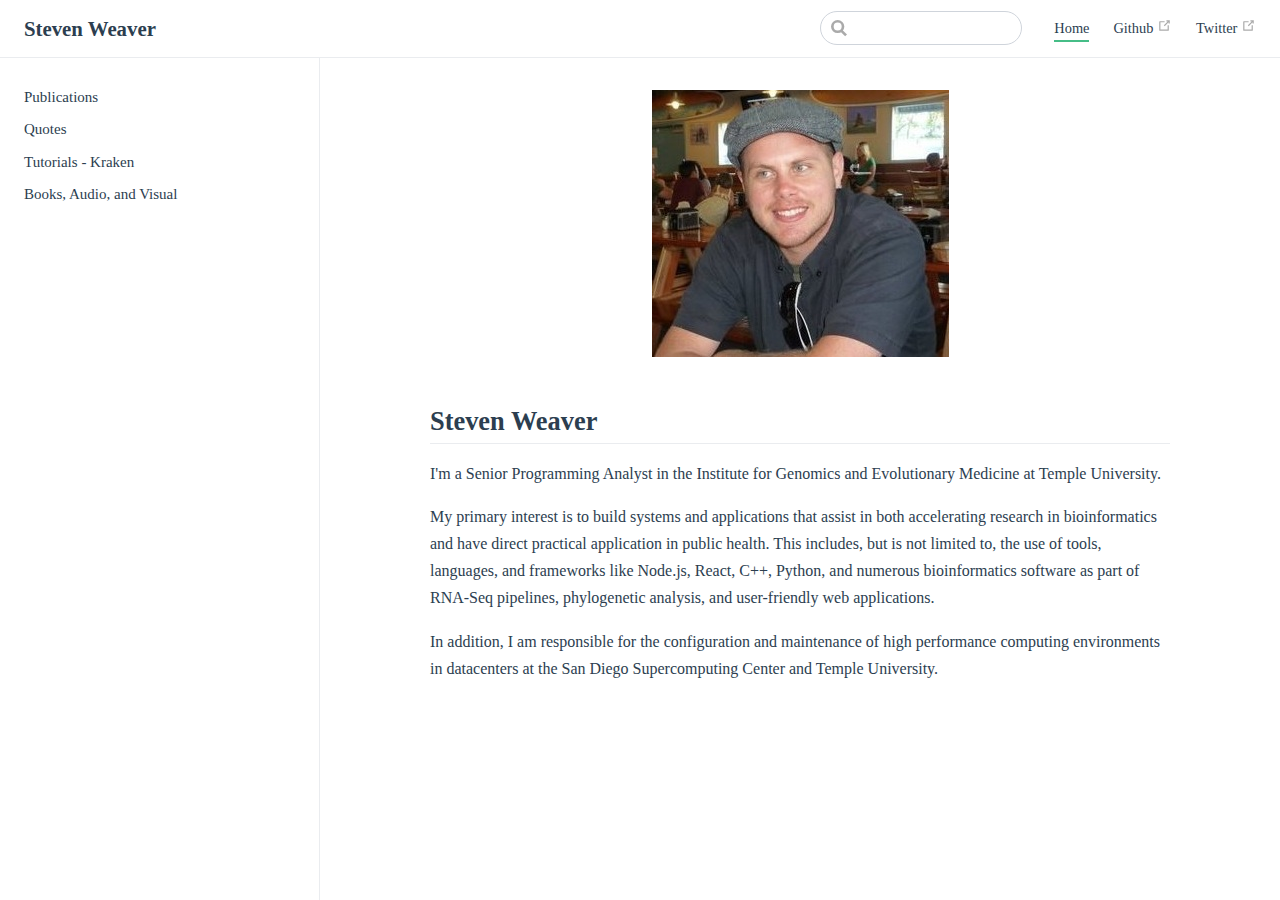
<file: index.html>
<!DOCTYPE html>
<html lang="en-US">
  <head>
    <meta charset="utf-8">
    <meta name="viewport" content="width=device-width,initial-scale=1">
    <title>Steven Weaver</title>
    <meta name="description" content="">
    
    
    <link rel="preload" href="/assets/css/10.styles.b2da27b5.css" as="style"><link rel="preload" href="/assets/js/app.5dce5a76.js" as="script"><link rel="preload" href="/assets/js/9.2d805ebf.js" as="script"><link rel="prefetch" href="/assets/js/0.92f7c1ee.js"><link rel="prefetch" href="/assets/js/1.60a6c42b.js"><link rel="prefetch" href="/assets/js/2.973ac71a.js"><link rel="prefetch" href="/assets/js/3.9730eb2d.js"><link rel="prefetch" href="/assets/js/4.314c7490.js"><link rel="prefetch" href="/assets/js/5.999d0e42.js"><link rel="prefetch" href="/assets/js/6.69febbce.js"><link rel="prefetch" href="/assets/js/7.4fc629ee.js"><link rel="prefetch" href="/assets/js/8.9df1a176.js">
    <link rel="stylesheet" href="/assets/css/10.styles.b2da27b5.css">
  </head>
  <body>
    <div id="app" data-server-rendered="true"><div class="theme-container"><header class="navbar"><div class="sidebar-button"><svg xmlns="http://www.w3.org/2000/svg" aria-hidden="true" role="img" viewBox="0 0 448 512" class="icon"><path fill="currentColor" d="M436 124H12c-6.627 0-12-5.373-12-12V80c0-6.627 5.373-12 12-12h424c6.627 0 12 5.373 12 12v32c0 6.627-5.373 12-12 12zm0 160H12c-6.627 0-12-5.373-12-12v-32c0-6.627 5.373-12 12-12h424c6.627 0 12 5.373 12 12v32c0 6.627-5.373 12-12 12zm0 160H12c-6.627 0-12-5.373-12-12v-32c0-6.627 5.373-12 12-12h424c6.627 0 12 5.373 12 12v32c0 6.627-5.373 12-12 12z"></path></svg></div><a href="/" class="home-link router-link-exact-active router-link-active"><!----><span class="site-name">
      Steven Weaver
    </span></a><div class="links"><div class="search-box"><input aria-label="Search" autocomplete="off" spellcheck="false" value=""><!----></div><nav class="nav-links can-hide"><div class="nav-item"><a href="/" class="nav-link router-link-exact-active router-link-active">Home</a></div><div class="nav-item"><a href="https://github.com/stevenweaver" target="_blank" rel="noopener noreferrer" class="nav-link external">
  Github
  <svg xmlns="http://www.w3.org/2000/svg" aria-hidden="true" x="0px" y="0px" viewBox="0 0 100 100" width="15" height="15" class="icon outbound"><path fill="currentColor" d="M18.8,85.1h56l0,0c2.2,0,4-1.8,4-4v-32h-8v28h-48v-48h28v-8h-32l0,0c-2.2,0-4,1.8-4,4v56C14.8,83.3,16.6,85.1,18.8,85.1z"></path><polygon fill="currentColor" points="45.7,48.7 51.3,54.3 77.2,28.5 77.2,37.2 85.2,37.2 85.2,14.9 62.8,14.9 62.8,22.9 71.5,22.9"></polygon></svg></a></div><div class="nav-item"><a href="https://twitter.com/maximumsteve" target="_blank" rel="noopener noreferrer" class="nav-link external">
  Twitter
  <svg xmlns="http://www.w3.org/2000/svg" aria-hidden="true" x="0px" y="0px" viewBox="0 0 100 100" width="15" height="15" class="icon outbound"><path fill="currentColor" d="M18.8,85.1h56l0,0c2.2,0,4-1.8,4-4v-32h-8v28h-48v-48h28v-8h-32l0,0c-2.2,0-4,1.8-4,4v56C14.8,83.3,16.6,85.1,18.8,85.1z"></path><polygon fill="currentColor" points="45.7,48.7 51.3,54.3 77.2,28.5 77.2,37.2 85.2,37.2 85.2,14.9 62.8,14.9 62.8,22.9 71.5,22.9"></polygon></svg></a></div><!----></nav></div></header><div class="sidebar-mask"></div><div class="sidebar"><nav class="nav-links"><div class="nav-item"><a href="/" class="nav-link router-link-exact-active router-link-active">Home</a></div><div class="nav-item"><a href="https://github.com/stevenweaver" target="_blank" rel="noopener noreferrer" class="nav-link external">
  Github
  <svg xmlns="http://www.w3.org/2000/svg" aria-hidden="true" x="0px" y="0px" viewBox="0 0 100 100" width="15" height="15" class="icon outbound"><path fill="currentColor" d="M18.8,85.1h56l0,0c2.2,0,4-1.8,4-4v-32h-8v28h-48v-48h28v-8h-32l0,0c-2.2,0-4,1.8-4,4v56C14.8,83.3,16.6,85.1,18.8,85.1z"></path><polygon fill="currentColor" points="45.7,48.7 51.3,54.3 77.2,28.5 77.2,37.2 85.2,37.2 85.2,14.9 62.8,14.9 62.8,22.9 71.5,22.9"></polygon></svg></a></div><div class="nav-item"><a href="https://twitter.com/maximumsteve" target="_blank" rel="noopener noreferrer" class="nav-link external">
  Twitter
  <svg xmlns="http://www.w3.org/2000/svg" aria-hidden="true" x="0px" y="0px" viewBox="0 0 100 100" width="15" height="15" class="icon outbound"><path fill="currentColor" d="M18.8,85.1h56l0,0c2.2,0,4-1.8,4-4v-32h-8v28h-48v-48h28v-8h-32l0,0c-2.2,0-4,1.8-4,4v56C14.8,83.3,16.6,85.1,18.8,85.1z"></path><polygon fill="currentColor" points="45.7,48.7 51.3,54.3 77.2,28.5 77.2,37.2 85.2,37.2 85.2,14.9 62.8,14.9 62.8,22.9 71.5,22.9"></polygon></svg></a></div><!----></nav><ul class="sidebar-links"><li><a href="/publications.html" class="sidebar-link">Publications</a></li><li><a href="/misc/quotations.html" class="sidebar-link">Quotes</a></li><li><a href="/tutorials/kraken.html" class="sidebar-link">Tutorials - Kraken</a></li><li><a href="/av/" class="sidebar-link">Books, Audio, and Visual</a></li></ul></div><div class="page"><div class="content"><p id="sw-image"><img src="/assets/img/s2.76f9e5d2.jpg"></p><h2 id="steven-weaver"><a href="#steven-weaver" aria-hidden="true" class="header-anchor">#</a> Steven Weaver</h2><p>I'm a Senior Programming Analyst in the Institute for Genomics and Evolutionary
Medicine at Temple University.</p><p>My primary interest is to build systems and applications that assist in both
accelerating research in bioinformatics and have direct practical application in
public health. This includes, but is not limited to, the use of tools,
languages, and frameworks like Node.js, React, C++, Python, and numerous
bioinformatics software as part of RNA-Seq pipelines, phylogenetic analysis, and
user-friendly web applications.</p><p>In addition, I am responsible for the configuration and maintenance of high
performance computing environments in datacenters at the San Diego
Supercomputing Center and Temple University.</p></div><div class="page-edit"><!----><!----></div><!----></div></div></div>
    <script src="/assets/js/9.2d805ebf.js" defer></script><script src="/assets/js/app.5dce5a76.js" defer></script>
  </body>
</html>
</file>
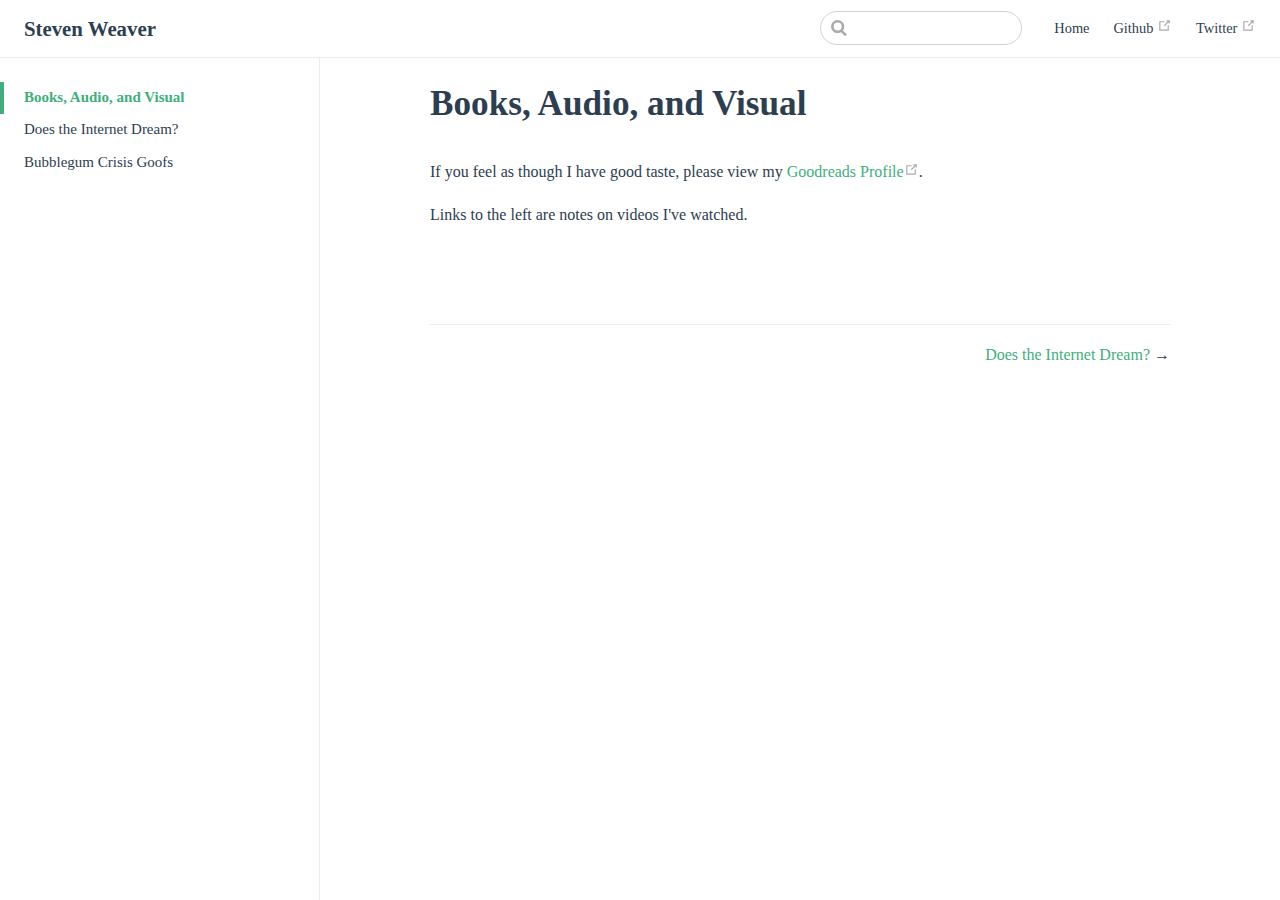
<file: av/index.html>
<!DOCTYPE html>
<html lang="en-US">
  <head>
    <meta charset="utf-8">
    <meta name="viewport" content="width=device-width,initial-scale=1">
    <title>Books, Audio, and Visual | Steven Weaver</title>
    <meta name="description" content="">
    
    
    <link rel="preload" href="/assets/css/10.styles.b2da27b5.css" as="style"><link rel="preload" href="/assets/js/app.5dce5a76.js" as="script"><link rel="preload" href="/assets/js/8.9df1a176.js" as="script"><link rel="prefetch" href="/assets/js/0.92f7c1ee.js"><link rel="prefetch" href="/assets/js/1.60a6c42b.js"><link rel="prefetch" href="/assets/js/2.973ac71a.js"><link rel="prefetch" href="/assets/js/3.9730eb2d.js"><link rel="prefetch" href="/assets/js/4.314c7490.js"><link rel="prefetch" href="/assets/js/5.999d0e42.js"><link rel="prefetch" href="/assets/js/6.69febbce.js"><link rel="prefetch" href="/assets/js/7.4fc629ee.js"><link rel="prefetch" href="/assets/js/9.2d805ebf.js">
    <link rel="stylesheet" href="/assets/css/10.styles.b2da27b5.css">
  </head>
  <body>
    <div id="app" data-server-rendered="true"><div class="theme-container"><header class="navbar"><div class="sidebar-button"><svg xmlns="http://www.w3.org/2000/svg" aria-hidden="true" role="img" viewBox="0 0 448 512" class="icon"><path fill="currentColor" d="M436 124H12c-6.627 0-12-5.373-12-12V80c0-6.627 5.373-12 12-12h424c6.627 0 12 5.373 12 12v32c0 6.627-5.373 12-12 12zm0 160H12c-6.627 0-12-5.373-12-12v-32c0-6.627 5.373-12 12-12h424c6.627 0 12 5.373 12 12v32c0 6.627-5.373 12-12 12zm0 160H12c-6.627 0-12-5.373-12-12v-32c0-6.627 5.373-12 12-12h424c6.627 0 12 5.373 12 12v32c0 6.627-5.373 12-12 12z"></path></svg></div><a href="/" class="home-link router-link-active"><!----><span class="site-name">
      Steven Weaver
    </span></a><div class="links"><div class="search-box"><input aria-label="Search" autocomplete="off" spellcheck="false" value=""><!----></div><nav class="nav-links can-hide"><div class="nav-item"><a href="/" class="nav-link">Home</a></div><div class="nav-item"><a href="https://github.com/stevenweaver" target="_blank" rel="noopener noreferrer" class="nav-link external">
  Github
  <svg xmlns="http://www.w3.org/2000/svg" aria-hidden="true" x="0px" y="0px" viewBox="0 0 100 100" width="15" height="15" class="icon outbound"><path fill="currentColor" d="M18.8,85.1h56l0,0c2.2,0,4-1.8,4-4v-32h-8v28h-48v-48h28v-8h-32l0,0c-2.2,0-4,1.8-4,4v56C14.8,83.3,16.6,85.1,18.8,85.1z"></path><polygon fill="currentColor" points="45.7,48.7 51.3,54.3 77.2,28.5 77.2,37.2 85.2,37.2 85.2,14.9 62.8,14.9 62.8,22.9 71.5,22.9"></polygon></svg></a></div><div class="nav-item"><a href="https://twitter.com/maximumsteve" target="_blank" rel="noopener noreferrer" class="nav-link external">
  Twitter
  <svg xmlns="http://www.w3.org/2000/svg" aria-hidden="true" x="0px" y="0px" viewBox="0 0 100 100" width="15" height="15" class="icon outbound"><path fill="currentColor" d="M18.8,85.1h56l0,0c2.2,0,4-1.8,4-4v-32h-8v28h-48v-48h28v-8h-32l0,0c-2.2,0-4,1.8-4,4v56C14.8,83.3,16.6,85.1,18.8,85.1z"></path><polygon fill="currentColor" points="45.7,48.7 51.3,54.3 77.2,28.5 77.2,37.2 85.2,37.2 85.2,14.9 62.8,14.9 62.8,22.9 71.5,22.9"></polygon></svg></a></div><!----></nav></div></header><div class="sidebar-mask"></div><div class="sidebar"><nav class="nav-links"><div class="nav-item"><a href="/" class="nav-link">Home</a></div><div class="nav-item"><a href="https://github.com/stevenweaver" target="_blank" rel="noopener noreferrer" class="nav-link external">
  Github
  <svg xmlns="http://www.w3.org/2000/svg" aria-hidden="true" x="0px" y="0px" viewBox="0 0 100 100" width="15" height="15" class="icon outbound"><path fill="currentColor" d="M18.8,85.1h56l0,0c2.2,0,4-1.8,4-4v-32h-8v28h-48v-48h28v-8h-32l0,0c-2.2,0-4,1.8-4,4v56C14.8,83.3,16.6,85.1,18.8,85.1z"></path><polygon fill="currentColor" points="45.7,48.7 51.3,54.3 77.2,28.5 77.2,37.2 85.2,37.2 85.2,14.9 62.8,14.9 62.8,22.9 71.5,22.9"></polygon></svg></a></div><div class="nav-item"><a href="https://twitter.com/maximumsteve" target="_blank" rel="noopener noreferrer" class="nav-link external">
  Twitter
  <svg xmlns="http://www.w3.org/2000/svg" aria-hidden="true" x="0px" y="0px" viewBox="0 0 100 100" width="15" height="15" class="icon outbound"><path fill="currentColor" d="M18.8,85.1h56l0,0c2.2,0,4-1.8,4-4v-32h-8v28h-48v-48h28v-8h-32l0,0c-2.2,0-4,1.8-4,4v56C14.8,83.3,16.6,85.1,18.8,85.1z"></path><polygon fill="currentColor" points="45.7,48.7 51.3,54.3 77.2,28.5 77.2,37.2 85.2,37.2 85.2,14.9 62.8,14.9 62.8,22.9 71.5,22.9"></polygon></svg></a></div><!----></nav><ul class="sidebar-links"><li><a href="/av/" class="active sidebar-link">Books, Audio, and Visual</a></li><li><a href="/av/does-the-internet-dream.html" class="sidebar-link">Does the Internet Dream?</a></li><li><a href="/av/bubblegum-crisis-goofs.html" class="sidebar-link">Bubblegum Crisis Goofs</a></li></ul></div><div class="page"><div class="content"><h1 id="books-audio-and-visual"><a href="#books-audio-and-visual" aria-hidden="true" class="header-anchor">#</a> Books, Audio, and Visual</h1><p>If you feel as though I have good taste, please view my <a href="https://www.goodreads.com/user/show/6435692-steven" target="_blank" rel="noopener noreferrer">Goodreads
Profile<svg xmlns="http://www.w3.org/2000/svg" aria-hidden="true" x="0px" y="0px" viewBox="0 0 100 100" width="15" height="15" class="icon outbound"><path fill="currentColor" d="M18.8,85.1h56l0,0c2.2,0,4-1.8,4-4v-32h-8v28h-48v-48h28v-8h-32l0,0c-2.2,0-4,1.8-4,4v56C14.8,83.3,16.6,85.1,18.8,85.1z"></path><polygon fill="currentColor" points="45.7,48.7 51.3,54.3 77.2,28.5 77.2,37.2 85.2,37.2 85.2,14.9 62.8,14.9 62.8,22.9 71.5,22.9"></polygon></svg></a>.</p><p>Links to the left are notes on videos I've watched.</p></div><div class="page-edit"><!----><!----></div><div class="page-nav"><p class="inner"><!----><span class="next"><a href="/av/does-the-internet-dream.html">
          Does the Internet Dream?
        </a> →
      </span></p></div></div></div></div>
    <script src="/assets/js/8.9df1a176.js" defer></script><script src="/assets/js/app.5dce5a76.js" defer></script>
  </body>
</html>
</file>
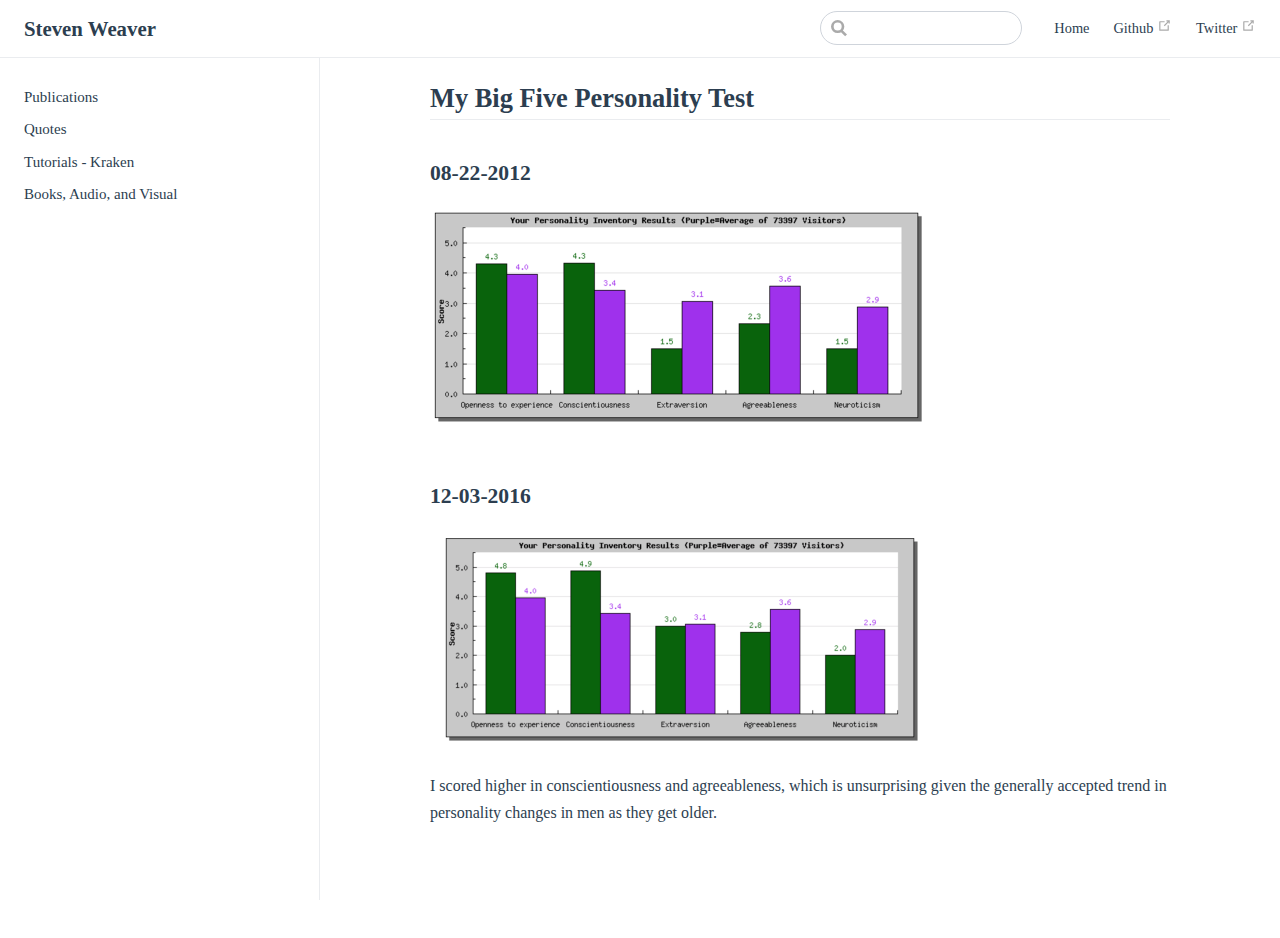
<file: personality-profiling/index.html>
<!DOCTYPE html>
<html lang="en-US">
  <head>
    <meta charset="utf-8">
    <meta name="viewport" content="width=device-width,initial-scale=1">
    <title>My Big Five Personality Test | Steven Weaver</title>
    <meta name="description" content="">
    
    
    <link rel="preload" href="/assets/css/10.styles.b2da27b5.css" as="style"><link rel="preload" href="/assets/js/app.5dce5a76.js" as="script"><link rel="preload" href="/assets/js/2.973ac71a.js" as="script"><link rel="prefetch" href="/assets/js/0.92f7c1ee.js"><link rel="prefetch" href="/assets/js/1.60a6c42b.js"><link rel="prefetch" href="/assets/js/3.9730eb2d.js"><link rel="prefetch" href="/assets/js/4.314c7490.js"><link rel="prefetch" href="/assets/js/5.999d0e42.js"><link rel="prefetch" href="/assets/js/6.69febbce.js"><link rel="prefetch" href="/assets/js/7.4fc629ee.js"><link rel="prefetch" href="/assets/js/8.9df1a176.js"><link rel="prefetch" href="/assets/js/9.2d805ebf.js">
    <link rel="stylesheet" href="/assets/css/10.styles.b2da27b5.css">
  </head>
  <body>
    <div id="app" data-server-rendered="true"><div class="theme-container"><header class="navbar"><div class="sidebar-button"><svg xmlns="http://www.w3.org/2000/svg" aria-hidden="true" role="img" viewBox="0 0 448 512" class="icon"><path fill="currentColor" d="M436 124H12c-6.627 0-12-5.373-12-12V80c0-6.627 5.373-12 12-12h424c6.627 0 12 5.373 12 12v32c0 6.627-5.373 12-12 12zm0 160H12c-6.627 0-12-5.373-12-12v-32c0-6.627 5.373-12 12-12h424c6.627 0 12 5.373 12 12v32c0 6.627-5.373 12-12 12zm0 160H12c-6.627 0-12-5.373-12-12v-32c0-6.627 5.373-12 12-12h424c6.627 0 12 5.373 12 12v32c0 6.627-5.373 12-12 12z"></path></svg></div><a href="/" class="home-link router-link-active"><!----><span class="site-name">
      Steven Weaver
    </span></a><div class="links"><div class="search-box"><input aria-label="Search" autocomplete="off" spellcheck="false" value=""><!----></div><nav class="nav-links can-hide"><div class="nav-item"><a href="/" class="nav-link">Home</a></div><div class="nav-item"><a href="https://github.com/stevenweaver" target="_blank" rel="noopener noreferrer" class="nav-link external">
  Github
  <svg xmlns="http://www.w3.org/2000/svg" aria-hidden="true" x="0px" y="0px" viewBox="0 0 100 100" width="15" height="15" class="icon outbound"><path fill="currentColor" d="M18.8,85.1h56l0,0c2.2,0,4-1.8,4-4v-32h-8v28h-48v-48h28v-8h-32l0,0c-2.2,0-4,1.8-4,4v56C14.8,83.3,16.6,85.1,18.8,85.1z"></path><polygon fill="currentColor" points="45.7,48.7 51.3,54.3 77.2,28.5 77.2,37.2 85.2,37.2 85.2,14.9 62.8,14.9 62.8,22.9 71.5,22.9"></polygon></svg></a></div><div class="nav-item"><a href="https://twitter.com/maximumsteve" target="_blank" rel="noopener noreferrer" class="nav-link external">
  Twitter
  <svg xmlns="http://www.w3.org/2000/svg" aria-hidden="true" x="0px" y="0px" viewBox="0 0 100 100" width="15" height="15" class="icon outbound"><path fill="currentColor" d="M18.8,85.1h56l0,0c2.2,0,4-1.8,4-4v-32h-8v28h-48v-48h28v-8h-32l0,0c-2.2,0-4,1.8-4,4v56C14.8,83.3,16.6,85.1,18.8,85.1z"></path><polygon fill="currentColor" points="45.7,48.7 51.3,54.3 77.2,28.5 77.2,37.2 85.2,37.2 85.2,14.9 62.8,14.9 62.8,22.9 71.5,22.9"></polygon></svg></a></div><!----></nav></div></header><div class="sidebar-mask"></div><div class="sidebar"><nav class="nav-links"><div class="nav-item"><a href="/" class="nav-link">Home</a></div><div class="nav-item"><a href="https://github.com/stevenweaver" target="_blank" rel="noopener noreferrer" class="nav-link external">
  Github
  <svg xmlns="http://www.w3.org/2000/svg" aria-hidden="true" x="0px" y="0px" viewBox="0 0 100 100" width="15" height="15" class="icon outbound"><path fill="currentColor" d="M18.8,85.1h56l0,0c2.2,0,4-1.8,4-4v-32h-8v28h-48v-48h28v-8h-32l0,0c-2.2,0-4,1.8-4,4v56C14.8,83.3,16.6,85.1,18.8,85.1z"></path><polygon fill="currentColor" points="45.7,48.7 51.3,54.3 77.2,28.5 77.2,37.2 85.2,37.2 85.2,14.9 62.8,14.9 62.8,22.9 71.5,22.9"></polygon></svg></a></div><div class="nav-item"><a href="https://twitter.com/maximumsteve" target="_blank" rel="noopener noreferrer" class="nav-link external">
  Twitter
  <svg xmlns="http://www.w3.org/2000/svg" aria-hidden="true" x="0px" y="0px" viewBox="0 0 100 100" width="15" height="15" class="icon outbound"><path fill="currentColor" d="M18.8,85.1h56l0,0c2.2,0,4-1.8,4-4v-32h-8v28h-48v-48h28v-8h-32l0,0c-2.2,0-4,1.8-4,4v56C14.8,83.3,16.6,85.1,18.8,85.1z"></path><polygon fill="currentColor" points="45.7,48.7 51.3,54.3 77.2,28.5 77.2,37.2 85.2,37.2 85.2,14.9 62.8,14.9 62.8,22.9 71.5,22.9"></polygon></svg></a></div><!----></nav><ul class="sidebar-links"><li><a href="/publications.html" class="sidebar-link">Publications</a></li><li><a href="/misc/quotations.html" class="sidebar-link">Quotes</a></li><li><a href="/tutorials/kraken.html" class="sidebar-link">Tutorials - Kraken</a></li><li><a href="/av/" class="sidebar-link">Books, Audio, and Visual</a></li></ul></div><div class="page"><div class="content"><h2 id="my-big-five-personality-test"><a href="#my-big-five-personality-test" aria-hidden="true" class="header-anchor">#</a> My Big Five Personality Test</h2><h3 id="_08-22-2012"><a href="#_08-22-2012" aria-hidden="true" class="header-anchor">#</a> 08-22-2012</h3><p><img src="/assets/img/big-five-08-22-2012.6a5eb677.png" alt="spoon"></p><h3 id="_12-03-2016"><a href="#_12-03-2016" aria-hidden="true" class="header-anchor">#</a> 12-03-2016</h3><p><img src="/assets/img/big-five-12-03-2016.66d1e2e3.png" alt="spoon"></p><p>I scored higher in conscientiousness and agreeableness, which is unsurprising
given the generally accepted trend in personality changes in men as they get
older.</p></div><div class="page-edit"><!----><!----></div><!----></div></div></div>
    <script src="/assets/js/2.973ac71a.js" defer></script><script src="/assets/js/app.5dce5a76.js" defer></script>
  </body>
</html>
</file>
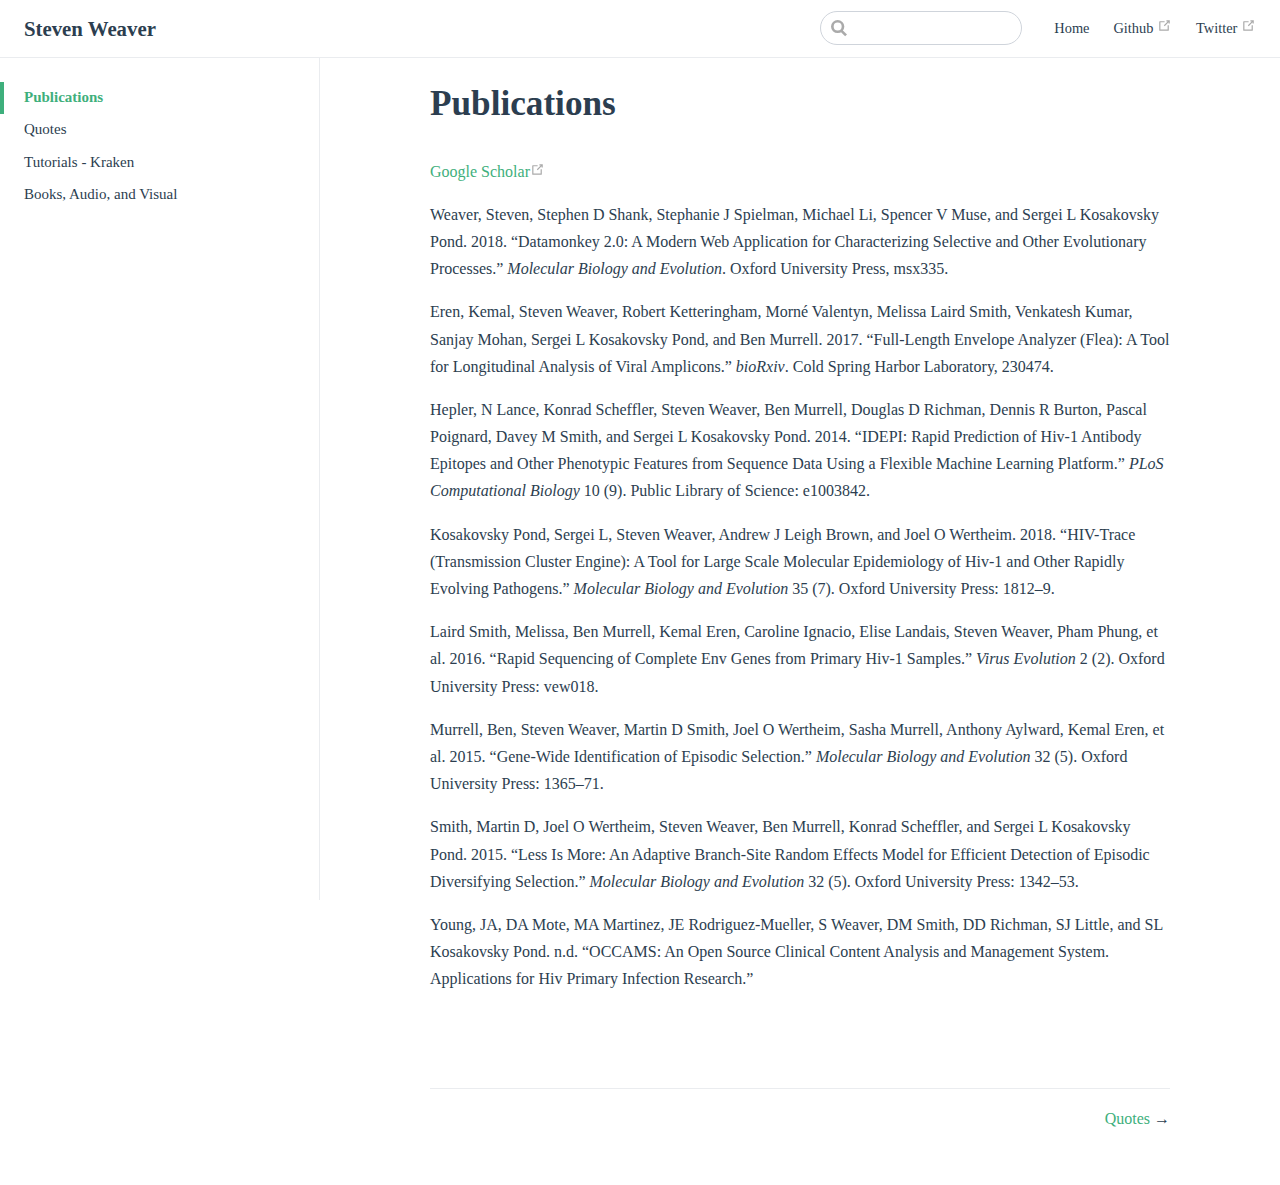
<file: publications.html>
<!DOCTYPE html>
<html lang="en-US">
  <head>
    <meta charset="utf-8">
    <meta name="viewport" content="width=device-width,initial-scale=1">
    <title>Publications  | Steven Weaver</title>
    <meta name="description" content="">
    
    
    <link rel="preload" href="/assets/css/10.styles.b2da27b5.css" as="style"><link rel="preload" href="/assets/js/app.5dce5a76.js" as="script"><link rel="preload" href="/assets/js/1.60a6c42b.js" as="script"><link rel="prefetch" href="/assets/js/0.92f7c1ee.js"><link rel="prefetch" href="/assets/js/2.973ac71a.js"><link rel="prefetch" href="/assets/js/3.9730eb2d.js"><link rel="prefetch" href="/assets/js/4.314c7490.js"><link rel="prefetch" href="/assets/js/5.999d0e42.js"><link rel="prefetch" href="/assets/js/6.69febbce.js"><link rel="prefetch" href="/assets/js/7.4fc629ee.js"><link rel="prefetch" href="/assets/js/8.9df1a176.js"><link rel="prefetch" href="/assets/js/9.2d805ebf.js">
    <link rel="stylesheet" href="/assets/css/10.styles.b2da27b5.css">
  </head>
  <body>
    <div id="app" data-server-rendered="true"><div class="theme-container"><header class="navbar"><div class="sidebar-button"><svg xmlns="http://www.w3.org/2000/svg" aria-hidden="true" role="img" viewBox="0 0 448 512" class="icon"><path fill="currentColor" d="M436 124H12c-6.627 0-12-5.373-12-12V80c0-6.627 5.373-12 12-12h424c6.627 0 12 5.373 12 12v32c0 6.627-5.373 12-12 12zm0 160H12c-6.627 0-12-5.373-12-12v-32c0-6.627 5.373-12 12-12h424c6.627 0 12 5.373 12 12v32c0 6.627-5.373 12-12 12zm0 160H12c-6.627 0-12-5.373-12-12v-32c0-6.627 5.373-12 12-12h424c6.627 0 12 5.373 12 12v32c0 6.627-5.373 12-12 12z"></path></svg></div><a href="/" class="home-link router-link-active"><!----><span class="site-name">
      Steven Weaver
    </span></a><div class="links"><div class="search-box"><input aria-label="Search" autocomplete="off" spellcheck="false" value=""><!----></div><nav class="nav-links can-hide"><div class="nav-item"><a href="/" class="nav-link">Home</a></div><div class="nav-item"><a href="https://github.com/stevenweaver" target="_blank" rel="noopener noreferrer" class="nav-link external">
  Github
  <svg xmlns="http://www.w3.org/2000/svg" aria-hidden="true" x="0px" y="0px" viewBox="0 0 100 100" width="15" height="15" class="icon outbound"><path fill="currentColor" d="M18.8,85.1h56l0,0c2.2,0,4-1.8,4-4v-32h-8v28h-48v-48h28v-8h-32l0,0c-2.2,0-4,1.8-4,4v56C14.8,83.3,16.6,85.1,18.8,85.1z"></path><polygon fill="currentColor" points="45.7,48.7 51.3,54.3 77.2,28.5 77.2,37.2 85.2,37.2 85.2,14.9 62.8,14.9 62.8,22.9 71.5,22.9"></polygon></svg></a></div><div class="nav-item"><a href="https://twitter.com/maximumsteve" target="_blank" rel="noopener noreferrer" class="nav-link external">
  Twitter
  <svg xmlns="http://www.w3.org/2000/svg" aria-hidden="true" x="0px" y="0px" viewBox="0 0 100 100" width="15" height="15" class="icon outbound"><path fill="currentColor" d="M18.8,85.1h56l0,0c2.2,0,4-1.8,4-4v-32h-8v28h-48v-48h28v-8h-32l0,0c-2.2,0-4,1.8-4,4v56C14.8,83.3,16.6,85.1,18.8,85.1z"></path><polygon fill="currentColor" points="45.7,48.7 51.3,54.3 77.2,28.5 77.2,37.2 85.2,37.2 85.2,14.9 62.8,14.9 62.8,22.9 71.5,22.9"></polygon></svg></a></div><!----></nav></div></header><div class="sidebar-mask"></div><div class="sidebar"><nav class="nav-links"><div class="nav-item"><a href="/" class="nav-link">Home</a></div><div class="nav-item"><a href="https://github.com/stevenweaver" target="_blank" rel="noopener noreferrer" class="nav-link external">
  Github
  <svg xmlns="http://www.w3.org/2000/svg" aria-hidden="true" x="0px" y="0px" viewBox="0 0 100 100" width="15" height="15" class="icon outbound"><path fill="currentColor" d="M18.8,85.1h56l0,0c2.2,0,4-1.8,4-4v-32h-8v28h-48v-48h28v-8h-32l0,0c-2.2,0-4,1.8-4,4v56C14.8,83.3,16.6,85.1,18.8,85.1z"></path><polygon fill="currentColor" points="45.7,48.7 51.3,54.3 77.2,28.5 77.2,37.2 85.2,37.2 85.2,14.9 62.8,14.9 62.8,22.9 71.5,22.9"></polygon></svg></a></div><div class="nav-item"><a href="https://twitter.com/maximumsteve" target="_blank" rel="noopener noreferrer" class="nav-link external">
  Twitter
  <svg xmlns="http://www.w3.org/2000/svg" aria-hidden="true" x="0px" y="0px" viewBox="0 0 100 100" width="15" height="15" class="icon outbound"><path fill="currentColor" d="M18.8,85.1h56l0,0c2.2,0,4-1.8,4-4v-32h-8v28h-48v-48h28v-8h-32l0,0c-2.2,0-4,1.8-4,4v56C14.8,83.3,16.6,85.1,18.8,85.1z"></path><polygon fill="currentColor" points="45.7,48.7 51.3,54.3 77.2,28.5 77.2,37.2 85.2,37.2 85.2,14.9 62.8,14.9 62.8,22.9 71.5,22.9"></polygon></svg></a></div><!----></nav><ul class="sidebar-links"><li><a href="/publications.html" class="active sidebar-link">Publications</a></li><li><a href="/misc/quotations.html" class="sidebar-link">Quotes</a></li><li><a href="/tutorials/kraken.html" class="sidebar-link">Tutorials - Kraken</a></li><li><a href="/av/" class="sidebar-link">Books, Audio, and Visual</a></li></ul></div><div class="page"><div class="content"><h1 id="publications"><a href="#publications" aria-hidden="true" class="header-anchor">#</a> Publications</h1><p><a href="https://scholar.google.com/citations?user=A2ImcaUAAAAJ&hl=en" target="_blank" rel="noopener noreferrer">Google Scholar<svg xmlns="http://www.w3.org/2000/svg" aria-hidden="true" x="0px" y="0px" viewBox="0 0 100 100" width="15" height="15" class="icon outbound"><path fill="currentColor" d="M18.8,85.1h56l0,0c2.2,0,4-1.8,4-4v-32h-8v28h-48v-48h28v-8h-32l0,0c-2.2,0-4,1.8-4,4v56C14.8,83.3,16.6,85.1,18.8,85.1z"></path><polygon fill="currentColor" points="45.7,48.7 51.3,54.3 77.2,28.5 77.2,37.2 85.2,37.2 85.2,14.9 62.8,14.9 62.8,22.9 71.5,22.9"></polygon></svg></a></p><p>Weaver, Steven, Stephen D Shank, Stephanie J Spielman, Michael Li,
Spencer V Muse, and Sergei L Kosakovsky Pond. 2018. “Datamonkey 2.0: A
Modern Web Application for Characterizing Selective and Other
Evolutionary Processes.” <em>Molecular Biology and Evolution</em>. Oxford
University Press, msx335.</p><p>Eren, Kemal, Steven Weaver, Robert Ketteringham, Morné Valentyn, Melissa
Laird Smith, Venkatesh Kumar, Sanjay Mohan, Sergei L Kosakovsky Pond,
and Ben Murrell. 2017. “Full-Length Envelope Analyzer (Flea): A Tool for
Longitudinal Analysis of Viral Amplicons.” <em>bioRxiv</em>. Cold Spring Harbor
Laboratory, 230474.</p><p>Hepler, N Lance, Konrad Scheffler, Steven Weaver, Ben Murrell, Douglas D
Richman, Dennis R Burton, Pascal Poignard, Davey M Smith, and Sergei L
Kosakovsky Pond. 2014. “IDEPI: Rapid Prediction of Hiv-1 Antibody
Epitopes and Other Phenotypic Features from Sequence Data Using a
Flexible Machine Learning Platform.” <em>PLoS Computational Biology</em> 10
(9). Public Library of Science: e1003842.</p><p>Kosakovsky Pond, Sergei L, Steven Weaver, Andrew J Leigh Brown, and Joel
O Wertheim. 2018. “HIV-Trace (Transmission Cluster Engine): A Tool for
Large Scale Molecular Epidemiology of Hiv-1 and Other Rapidly Evolving
Pathogens.” <em>Molecular Biology and Evolution</em> 35 (7). Oxford University
Press: 1812–9.</p><p>Laird Smith, Melissa, Ben Murrell, Kemal Eren, Caroline Ignacio, Elise
Landais, Steven Weaver, Pham Phung, et al. 2016. “Rapid Sequencing of
Complete Env Genes from Primary Hiv-1 Samples.” <em>Virus Evolution</em> 2 (2).
Oxford University Press: vew018.</p><p>Murrell, Ben, Steven Weaver, Martin D Smith, Joel O Wertheim, Sasha
Murrell, Anthony Aylward, Kemal Eren, et al. 2015. “Gene-Wide
Identification of Episodic Selection.” <em>Molecular Biology and Evolution</em>
32 (5). Oxford University Press: 1365–71.</p><p>Smith, Martin D, Joel O Wertheim, Steven Weaver, Ben Murrell, Konrad
Scheffler, and Sergei L Kosakovsky Pond. 2015. “Less Is More: An
Adaptive Branch-Site Random Effects Model for Efficient Detection of
Episodic Diversifying Selection.” <em>Molecular Biology and Evolution</em> 32
(5). Oxford University Press: 1342–53.</p><p>Young, JA, DA Mote, MA Martinez, JE Rodriguez-Mueller, S Weaver, DM
Smith, DD Richman, SJ Little, and SL Kosakovsky Pond. n.d. “OCCAMS: An
Open Source Clinical Content Analysis and Management System.
Applications for Hiv Primary Infection Research.”</p></div><div class="page-edit"><!----><!----></div><div class="page-nav"><p class="inner"><!----><span class="next"><a href="/misc/quotations.html">
          Quotes
        </a> →
      </span></p></div></div></div></div>
    <script src="/assets/js/1.60a6c42b.js" defer></script><script src="/assets/js/app.5dce5a76.js" defer></script>
  </body>
</html>
</file>
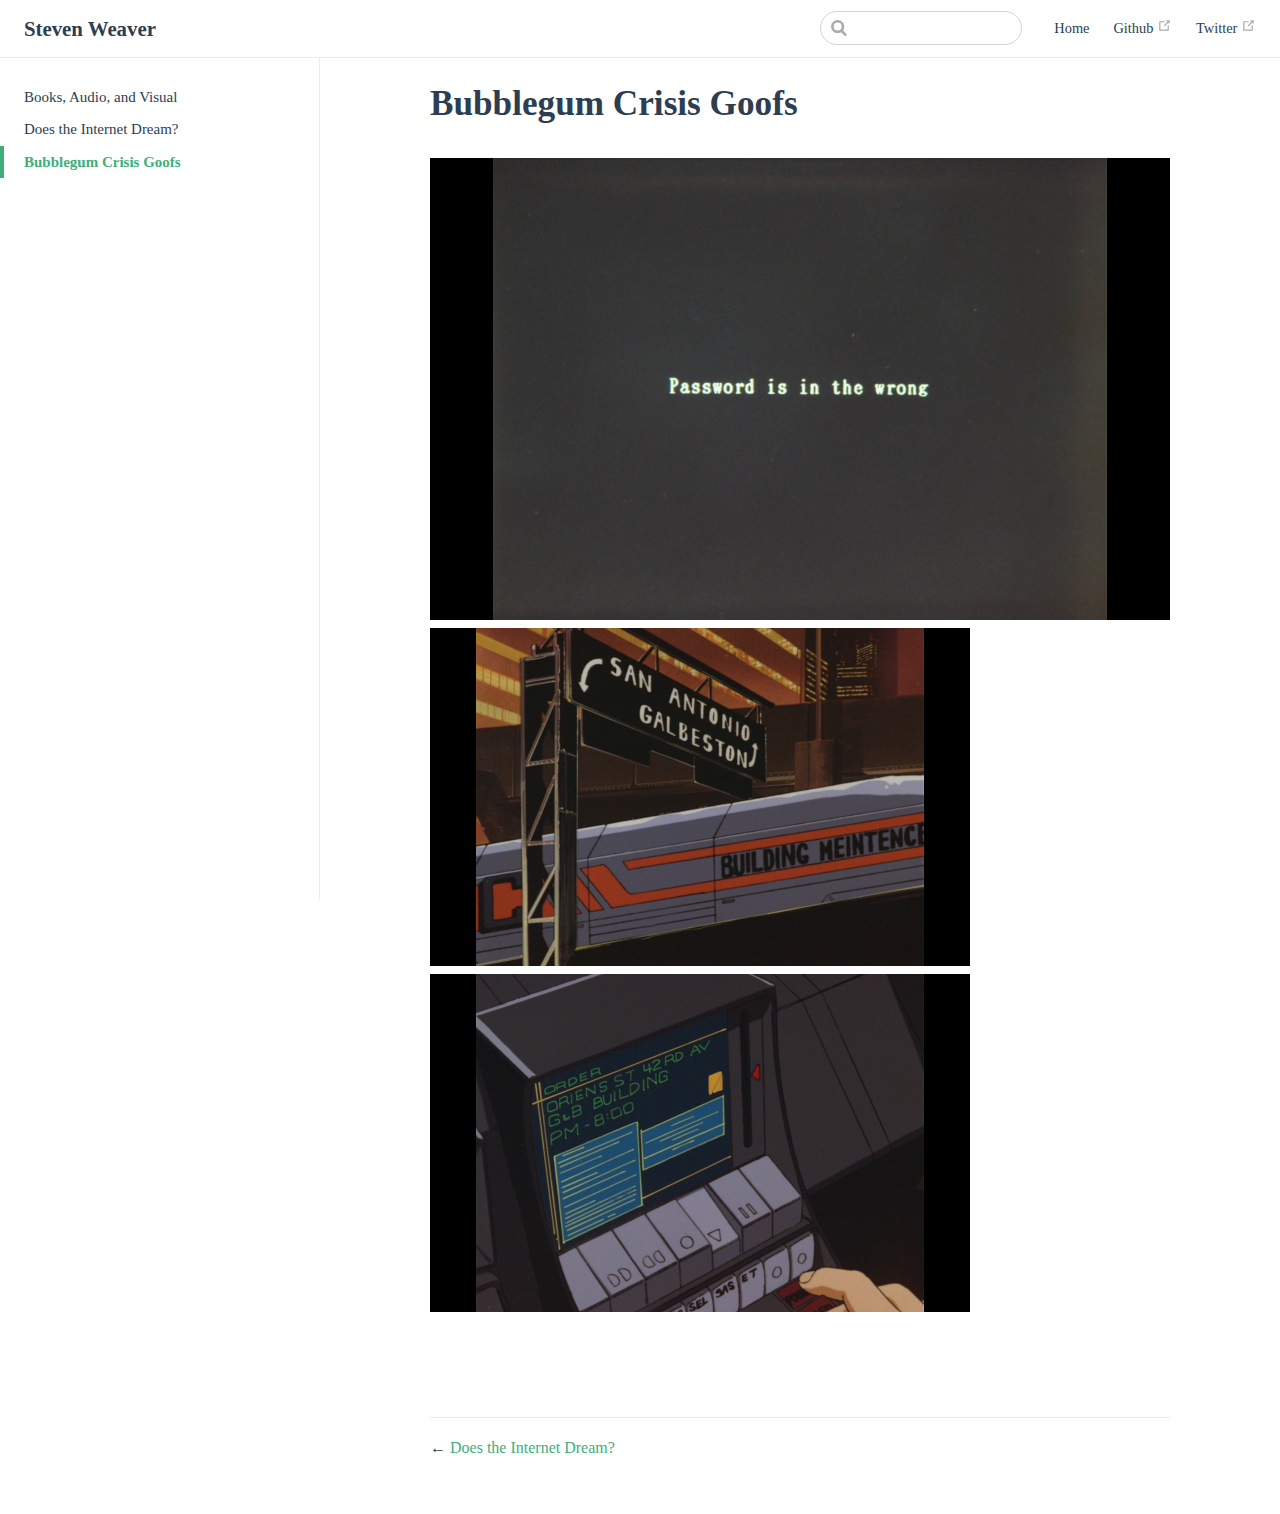
<file: av/bubblegum-crisis-goofs.html>
<!DOCTYPE html>
<html lang="en-US">
  <head>
    <meta charset="utf-8">
    <meta name="viewport" content="width=device-width,initial-scale=1">
    <title>Bubblegum Crisis Goofs | Steven Weaver</title>
    <meta name="description" content="">
    
    
    <link rel="preload" href="/assets/css/10.styles.b2da27b5.css" as="style"><link rel="preload" href="/assets/js/app.5dce5a76.js" as="script"><link rel="preload" href="/assets/js/7.4fc629ee.js" as="script"><link rel="prefetch" href="/assets/js/0.92f7c1ee.js"><link rel="prefetch" href="/assets/js/1.60a6c42b.js"><link rel="prefetch" href="/assets/js/2.973ac71a.js"><link rel="prefetch" href="/assets/js/3.9730eb2d.js"><link rel="prefetch" href="/assets/js/4.314c7490.js"><link rel="prefetch" href="/assets/js/5.999d0e42.js"><link rel="prefetch" href="/assets/js/6.69febbce.js"><link rel="prefetch" href="/assets/js/8.9df1a176.js"><link rel="prefetch" href="/assets/js/9.2d805ebf.js">
    <link rel="stylesheet" href="/assets/css/10.styles.b2da27b5.css">
  </head>
  <body>
    <div id="app" data-server-rendered="true"><div class="theme-container"><header class="navbar"><div class="sidebar-button"><svg xmlns="http://www.w3.org/2000/svg" aria-hidden="true" role="img" viewBox="0 0 448 512" class="icon"><path fill="currentColor" d="M436 124H12c-6.627 0-12-5.373-12-12V80c0-6.627 5.373-12 12-12h424c6.627 0 12 5.373 12 12v32c0 6.627-5.373 12-12 12zm0 160H12c-6.627 0-12-5.373-12-12v-32c0-6.627 5.373-12 12-12h424c6.627 0 12 5.373 12 12v32c0 6.627-5.373 12-12 12zm0 160H12c-6.627 0-12-5.373-12-12v-32c0-6.627 5.373-12 12-12h424c6.627 0 12 5.373 12 12v32c0 6.627-5.373 12-12 12z"></path></svg></div><a href="/" class="home-link router-link-active"><!----><span class="site-name">
      Steven Weaver
    </span></a><div class="links"><div class="search-box"><input aria-label="Search" autocomplete="off" spellcheck="false" value=""><!----></div><nav class="nav-links can-hide"><div class="nav-item"><a href="/" class="nav-link">Home</a></div><div class="nav-item"><a href="https://github.com/stevenweaver" target="_blank" rel="noopener noreferrer" class="nav-link external">
  Github
  <svg xmlns="http://www.w3.org/2000/svg" aria-hidden="true" x="0px" y="0px" viewBox="0 0 100 100" width="15" height="15" class="icon outbound"><path fill="currentColor" d="M18.8,85.1h56l0,0c2.2,0,4-1.8,4-4v-32h-8v28h-48v-48h28v-8h-32l0,0c-2.2,0-4,1.8-4,4v56C14.8,83.3,16.6,85.1,18.8,85.1z"></path><polygon fill="currentColor" points="45.7,48.7 51.3,54.3 77.2,28.5 77.2,37.2 85.2,37.2 85.2,14.9 62.8,14.9 62.8,22.9 71.5,22.9"></polygon></svg></a></div><div class="nav-item"><a href="https://twitter.com/maximumsteve" target="_blank" rel="noopener noreferrer" class="nav-link external">
  Twitter
  <svg xmlns="http://www.w3.org/2000/svg" aria-hidden="true" x="0px" y="0px" viewBox="0 0 100 100" width="15" height="15" class="icon outbound"><path fill="currentColor" d="M18.8,85.1h56l0,0c2.2,0,4-1.8,4-4v-32h-8v28h-48v-48h28v-8h-32l0,0c-2.2,0-4,1.8-4,4v56C14.8,83.3,16.6,85.1,18.8,85.1z"></path><polygon fill="currentColor" points="45.7,48.7 51.3,54.3 77.2,28.5 77.2,37.2 85.2,37.2 85.2,14.9 62.8,14.9 62.8,22.9 71.5,22.9"></polygon></svg></a></div><!----></nav></div></header><div class="sidebar-mask"></div><div class="sidebar"><nav class="nav-links"><div class="nav-item"><a href="/" class="nav-link">Home</a></div><div class="nav-item"><a href="https://github.com/stevenweaver" target="_blank" rel="noopener noreferrer" class="nav-link external">
  Github
  <svg xmlns="http://www.w3.org/2000/svg" aria-hidden="true" x="0px" y="0px" viewBox="0 0 100 100" width="15" height="15" class="icon outbound"><path fill="currentColor" d="M18.8,85.1h56l0,0c2.2,0,4-1.8,4-4v-32h-8v28h-48v-48h28v-8h-32l0,0c-2.2,0-4,1.8-4,4v56C14.8,83.3,16.6,85.1,18.8,85.1z"></path><polygon fill="currentColor" points="45.7,48.7 51.3,54.3 77.2,28.5 77.2,37.2 85.2,37.2 85.2,14.9 62.8,14.9 62.8,22.9 71.5,22.9"></polygon></svg></a></div><div class="nav-item"><a href="https://twitter.com/maximumsteve" target="_blank" rel="noopener noreferrer" class="nav-link external">
  Twitter
  <svg xmlns="http://www.w3.org/2000/svg" aria-hidden="true" x="0px" y="0px" viewBox="0 0 100 100" width="15" height="15" class="icon outbound"><path fill="currentColor" d="M18.8,85.1h56l0,0c2.2,0,4-1.8,4-4v-32h-8v28h-48v-48h28v-8h-32l0,0c-2.2,0-4,1.8-4,4v56C14.8,83.3,16.6,85.1,18.8,85.1z"></path><polygon fill="currentColor" points="45.7,48.7 51.3,54.3 77.2,28.5 77.2,37.2 85.2,37.2 85.2,14.9 62.8,14.9 62.8,22.9 71.5,22.9"></polygon></svg></a></div><!----></nav><ul class="sidebar-links"><li><a href="/av/" class="sidebar-link">Books, Audio, and Visual</a></li><li><a href="/av/does-the-internet-dream.html" class="sidebar-link">Does the Internet Dream?</a></li><li><a href="/av/bubblegum-crisis-goofs.html" class="active sidebar-link">Bubblegum Crisis Goofs</a></li></ul></div><div class="page"><div class="content"><h1 id="bubblegum-crisis-goofs"><a href="#bubblegum-crisis-goofs" aria-hidden="true" class="header-anchor">#</a> Bubblegum Crisis Goofs</h1><p><img src="/assets/img/password.6d259b57.png" alt="spoon"><img src="/assets/img/galbeston.3f255b8c.png" alt="spoon"><img src="/assets/img/43rd.3f27cce2.png" alt="spoon"></p></div><div class="page-edit"><!----><!----></div><div class="page-nav"><p class="inner"><span class="prev">
        ← <a href="/av/does-the-internet-dream.html" class="prev">
          Does the Internet Dream?
        </a></span><!----></p></div></div></div></div>
    <script src="/assets/js/7.4fc629ee.js" defer></script><script src="/assets/js/app.5dce5a76.js" defer></script>
  </body>
</html>
</file>
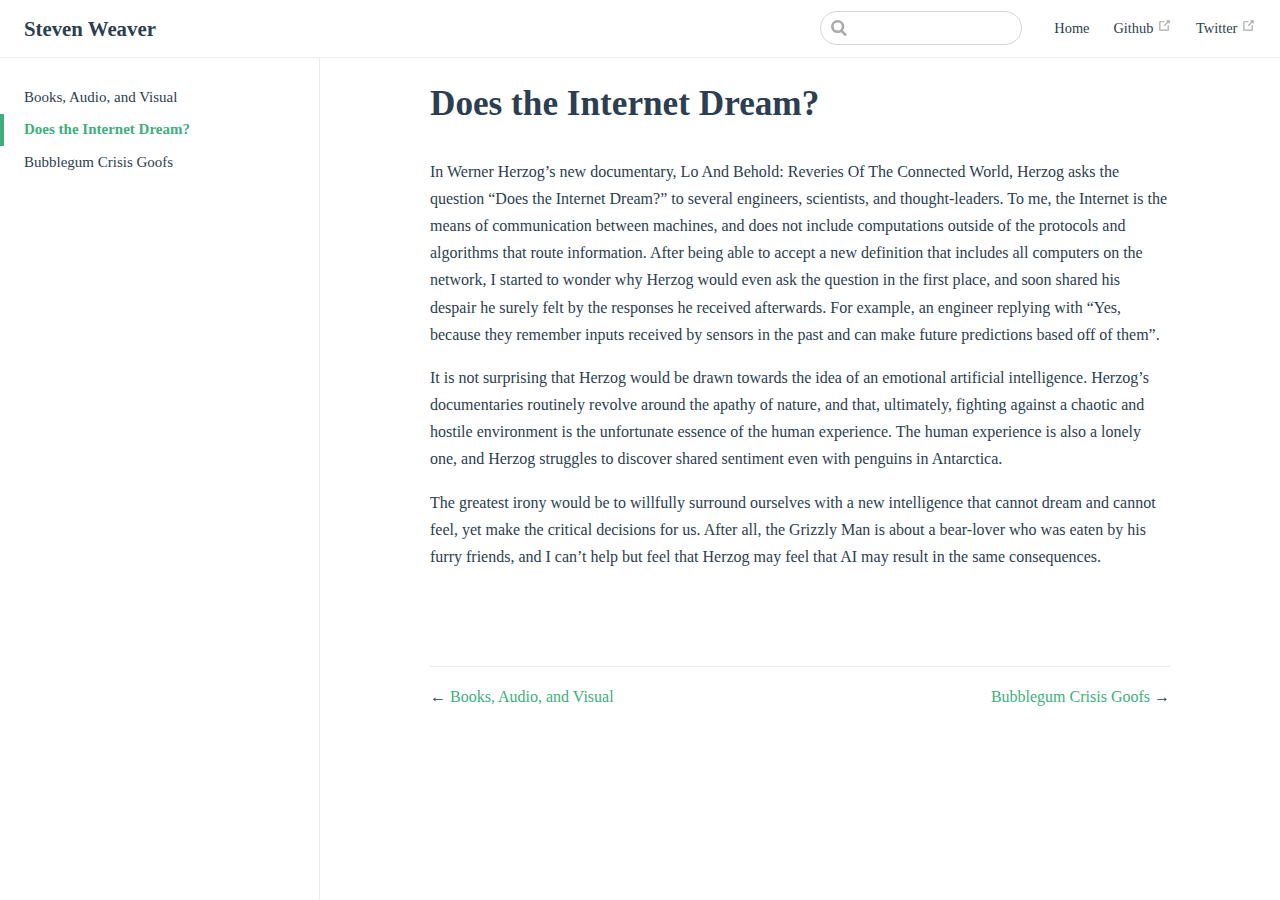
<file: av/does-the-internet-dream.html>
<!DOCTYPE html>
<html lang="en-US">
  <head>
    <meta charset="utf-8">
    <meta name="viewport" content="width=device-width,initial-scale=1">
    <title>Does the Internet Dream? | Steven Weaver</title>
    <meta name="description" content="">
    
    
    <link rel="preload" href="/assets/css/10.styles.b2da27b5.css" as="style"><link rel="preload" href="/assets/js/app.5dce5a76.js" as="script"><link rel="preload" href="/assets/js/6.69febbce.js" as="script"><link rel="prefetch" href="/assets/js/0.92f7c1ee.js"><link rel="prefetch" href="/assets/js/1.60a6c42b.js"><link rel="prefetch" href="/assets/js/2.973ac71a.js"><link rel="prefetch" href="/assets/js/3.9730eb2d.js"><link rel="prefetch" href="/assets/js/4.314c7490.js"><link rel="prefetch" href="/assets/js/5.999d0e42.js"><link rel="prefetch" href="/assets/js/7.4fc629ee.js"><link rel="prefetch" href="/assets/js/8.9df1a176.js"><link rel="prefetch" href="/assets/js/9.2d805ebf.js">
    <link rel="stylesheet" href="/assets/css/10.styles.b2da27b5.css">
  </head>
  <body>
    <div id="app" data-server-rendered="true"><div class="theme-container"><header class="navbar"><div class="sidebar-button"><svg xmlns="http://www.w3.org/2000/svg" aria-hidden="true" role="img" viewBox="0 0 448 512" class="icon"><path fill="currentColor" d="M436 124H12c-6.627 0-12-5.373-12-12V80c0-6.627 5.373-12 12-12h424c6.627 0 12 5.373 12 12v32c0 6.627-5.373 12-12 12zm0 160H12c-6.627 0-12-5.373-12-12v-32c0-6.627 5.373-12 12-12h424c6.627 0 12 5.373 12 12v32c0 6.627-5.373 12-12 12zm0 160H12c-6.627 0-12-5.373-12-12v-32c0-6.627 5.373-12 12-12h424c6.627 0 12 5.373 12 12v32c0 6.627-5.373 12-12 12z"></path></svg></div><a href="/" class="home-link router-link-active"><!----><span class="site-name">
      Steven Weaver
    </span></a><div class="links"><div class="search-box"><input aria-label="Search" autocomplete="off" spellcheck="false" value=""><!----></div><nav class="nav-links can-hide"><div class="nav-item"><a href="/" class="nav-link">Home</a></div><div class="nav-item"><a href="https://github.com/stevenweaver" target="_blank" rel="noopener noreferrer" class="nav-link external">
  Github
  <svg xmlns="http://www.w3.org/2000/svg" aria-hidden="true" x="0px" y="0px" viewBox="0 0 100 100" width="15" height="15" class="icon outbound"><path fill="currentColor" d="M18.8,85.1h56l0,0c2.2,0,4-1.8,4-4v-32h-8v28h-48v-48h28v-8h-32l0,0c-2.2,0-4,1.8-4,4v56C14.8,83.3,16.6,85.1,18.8,85.1z"></path><polygon fill="currentColor" points="45.7,48.7 51.3,54.3 77.2,28.5 77.2,37.2 85.2,37.2 85.2,14.9 62.8,14.9 62.8,22.9 71.5,22.9"></polygon></svg></a></div><div class="nav-item"><a href="https://twitter.com/maximumsteve" target="_blank" rel="noopener noreferrer" class="nav-link external">
  Twitter
  <svg xmlns="http://www.w3.org/2000/svg" aria-hidden="true" x="0px" y="0px" viewBox="0 0 100 100" width="15" height="15" class="icon outbound"><path fill="currentColor" d="M18.8,85.1h56l0,0c2.2,0,4-1.8,4-4v-32h-8v28h-48v-48h28v-8h-32l0,0c-2.2,0-4,1.8-4,4v56C14.8,83.3,16.6,85.1,18.8,85.1z"></path><polygon fill="currentColor" points="45.7,48.7 51.3,54.3 77.2,28.5 77.2,37.2 85.2,37.2 85.2,14.9 62.8,14.9 62.8,22.9 71.5,22.9"></polygon></svg></a></div><!----></nav></div></header><div class="sidebar-mask"></div><div class="sidebar"><nav class="nav-links"><div class="nav-item"><a href="/" class="nav-link">Home</a></div><div class="nav-item"><a href="https://github.com/stevenweaver" target="_blank" rel="noopener noreferrer" class="nav-link external">
  Github
  <svg xmlns="http://www.w3.org/2000/svg" aria-hidden="true" x="0px" y="0px" viewBox="0 0 100 100" width="15" height="15" class="icon outbound"><path fill="currentColor" d="M18.8,85.1h56l0,0c2.2,0,4-1.8,4-4v-32h-8v28h-48v-48h28v-8h-32l0,0c-2.2,0-4,1.8-4,4v56C14.8,83.3,16.6,85.1,18.8,85.1z"></path><polygon fill="currentColor" points="45.7,48.7 51.3,54.3 77.2,28.5 77.2,37.2 85.2,37.2 85.2,14.9 62.8,14.9 62.8,22.9 71.5,22.9"></polygon></svg></a></div><div class="nav-item"><a href="https://twitter.com/maximumsteve" target="_blank" rel="noopener noreferrer" class="nav-link external">
  Twitter
  <svg xmlns="http://www.w3.org/2000/svg" aria-hidden="true" x="0px" y="0px" viewBox="0 0 100 100" width="15" height="15" class="icon outbound"><path fill="currentColor" d="M18.8,85.1h56l0,0c2.2,0,4-1.8,4-4v-32h-8v28h-48v-48h28v-8h-32l0,0c-2.2,0-4,1.8-4,4v56C14.8,83.3,16.6,85.1,18.8,85.1z"></path><polygon fill="currentColor" points="45.7,48.7 51.3,54.3 77.2,28.5 77.2,37.2 85.2,37.2 85.2,14.9 62.8,14.9 62.8,22.9 71.5,22.9"></polygon></svg></a></div><!----></nav><ul class="sidebar-links"><li><a href="/av/" class="sidebar-link">Books, Audio, and Visual</a></li><li><a href="/av/does-the-internet-dream.html" class="active sidebar-link">Does the Internet Dream?</a></li><li><a href="/av/bubblegum-crisis-goofs.html" class="sidebar-link">Bubblegum Crisis Goofs</a></li></ul></div><div class="page"><div class="content"><h1 id="does-the-internet-dream"><a href="#does-the-internet-dream" aria-hidden="true" class="header-anchor">#</a> Does the Internet Dream?</h1><p>In Werner Herzog’s new documentary, Lo And Behold: Reveries Of The Connected
World, Herzog asks the question “Does the Internet Dream?” to several engineers,
scientists, and thought-leaders. To me, the Internet is the means of
communication between machines, and does not include computations outside of the
protocols and algorithms that route information. After being able to accept a
new definition that includes all computers on the network, I started to wonder
why Herzog would even ask the question in the first place, and soon shared his
despair he surely felt by the responses he received afterwards. For example, an
engineer replying with “Yes, because they remember inputs received by sensors in
the past and can make future predictions based off of them”.</p><p>It is not surprising that Herzog would be drawn towards the idea of an emotional
artificial intelligence. Herzog’s documentaries routinely revolve around the
apathy of nature, and that, ultimately, fighting against a chaotic and hostile
environment is the unfortunate essence of the human experience. The human
experience is also a lonely one, and Herzog struggles to discover shared
sentiment even with penguins in Antarctica.</p><p>The greatest irony would be to willfully surround ourselves with a new
intelligence that cannot dream and cannot feel, yet make the critical decisions
for us. After all, the Grizzly Man is about a bear-lover who was eaten by his
furry friends, and I can’t help but feel that Herzog may feel that AI may result
in the same consequences.</p></div><div class="page-edit"><!----><!----></div><div class="page-nav"><p class="inner"><span class="prev">
        ← <a href="/av/" class="prev router-link-active">
          Books, Audio, and Visual
        </a></span><span class="next"><a href="/av/bubblegum-crisis-goofs.html">
          Bubblegum Crisis Goofs
        </a> →
      </span></p></div></div></div></div>
    <script src="/assets/js/6.69febbce.js" defer></script><script src="/assets/js/app.5dce5a76.js" defer></script>
  </body>
</html>
</file>
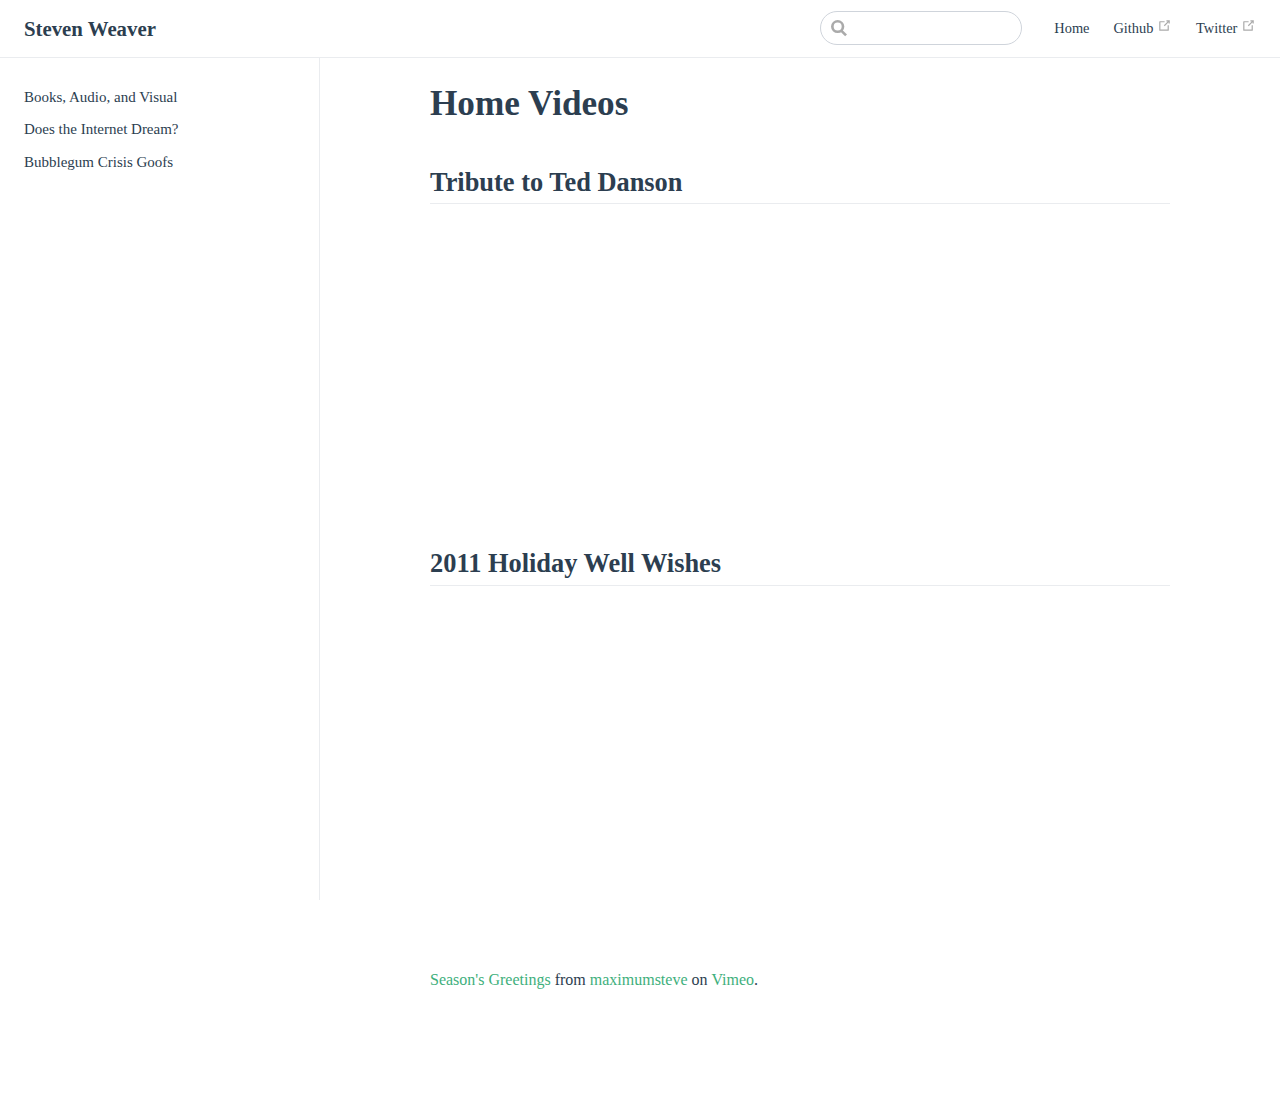
<file: av/home-videos.html>
<!DOCTYPE html>
<html lang="en-US">
  <head>
    <meta charset="utf-8">
    <meta name="viewport" content="width=device-width,initial-scale=1">
    <title>Home Videos | Steven Weaver</title>
    <meta name="description" content="">
    
    
    <link rel="preload" href="/assets/css/10.styles.b2da27b5.css" as="style"><link rel="preload" href="/assets/js/app.5dce5a76.js" as="script"><link rel="preload" href="/assets/js/5.999d0e42.js" as="script"><link rel="prefetch" href="/assets/js/0.92f7c1ee.js"><link rel="prefetch" href="/assets/js/1.60a6c42b.js"><link rel="prefetch" href="/assets/js/2.973ac71a.js"><link rel="prefetch" href="/assets/js/3.9730eb2d.js"><link rel="prefetch" href="/assets/js/4.314c7490.js"><link rel="prefetch" href="/assets/js/6.69febbce.js"><link rel="prefetch" href="/assets/js/7.4fc629ee.js"><link rel="prefetch" href="/assets/js/8.9df1a176.js"><link rel="prefetch" href="/assets/js/9.2d805ebf.js">
    <link rel="stylesheet" href="/assets/css/10.styles.b2da27b5.css">
  </head>
  <body>
    <div id="app" data-server-rendered="true"><div class="theme-container"><header class="navbar"><div class="sidebar-button"><svg xmlns="http://www.w3.org/2000/svg" aria-hidden="true" role="img" viewBox="0 0 448 512" class="icon"><path fill="currentColor" d="M436 124H12c-6.627 0-12-5.373-12-12V80c0-6.627 5.373-12 12-12h424c6.627 0 12 5.373 12 12v32c0 6.627-5.373 12-12 12zm0 160H12c-6.627 0-12-5.373-12-12v-32c0-6.627 5.373-12 12-12h424c6.627 0 12 5.373 12 12v32c0 6.627-5.373 12-12 12zm0 160H12c-6.627 0-12-5.373-12-12v-32c0-6.627 5.373-12 12-12h424c6.627 0 12 5.373 12 12v32c0 6.627-5.373 12-12 12z"></path></svg></div><a href="/" class="home-link router-link-active"><!----><span class="site-name">
      Steven Weaver
    </span></a><div class="links"><div class="search-box"><input aria-label="Search" autocomplete="off" spellcheck="false" value=""><!----></div><nav class="nav-links can-hide"><div class="nav-item"><a href="/" class="nav-link">Home</a></div><div class="nav-item"><a href="https://github.com/stevenweaver" target="_blank" rel="noopener noreferrer" class="nav-link external">
  Github
  <svg xmlns="http://www.w3.org/2000/svg" aria-hidden="true" x="0px" y="0px" viewBox="0 0 100 100" width="15" height="15" class="icon outbound"><path fill="currentColor" d="M18.8,85.1h56l0,0c2.2,0,4-1.8,4-4v-32h-8v28h-48v-48h28v-8h-32l0,0c-2.2,0-4,1.8-4,4v56C14.8,83.3,16.6,85.1,18.8,85.1z"></path><polygon fill="currentColor" points="45.7,48.7 51.3,54.3 77.2,28.5 77.2,37.2 85.2,37.2 85.2,14.9 62.8,14.9 62.8,22.9 71.5,22.9"></polygon></svg></a></div><div class="nav-item"><a href="https://twitter.com/maximumsteve" target="_blank" rel="noopener noreferrer" class="nav-link external">
  Twitter
  <svg xmlns="http://www.w3.org/2000/svg" aria-hidden="true" x="0px" y="0px" viewBox="0 0 100 100" width="15" height="15" class="icon outbound"><path fill="currentColor" d="M18.8,85.1h56l0,0c2.2,0,4-1.8,4-4v-32h-8v28h-48v-48h28v-8h-32l0,0c-2.2,0-4,1.8-4,4v56C14.8,83.3,16.6,85.1,18.8,85.1z"></path><polygon fill="currentColor" points="45.7,48.7 51.3,54.3 77.2,28.5 77.2,37.2 85.2,37.2 85.2,14.9 62.8,14.9 62.8,22.9 71.5,22.9"></polygon></svg></a></div><!----></nav></div></header><div class="sidebar-mask"></div><div class="sidebar"><nav class="nav-links"><div class="nav-item"><a href="/" class="nav-link">Home</a></div><div class="nav-item"><a href="https://github.com/stevenweaver" target="_blank" rel="noopener noreferrer" class="nav-link external">
  Github
  <svg xmlns="http://www.w3.org/2000/svg" aria-hidden="true" x="0px" y="0px" viewBox="0 0 100 100" width="15" height="15" class="icon outbound"><path fill="currentColor" d="M18.8,85.1h56l0,0c2.2,0,4-1.8,4-4v-32h-8v28h-48v-48h28v-8h-32l0,0c-2.2,0-4,1.8-4,4v56C14.8,83.3,16.6,85.1,18.8,85.1z"></path><polygon fill="currentColor" points="45.7,48.7 51.3,54.3 77.2,28.5 77.2,37.2 85.2,37.2 85.2,14.9 62.8,14.9 62.8,22.9 71.5,22.9"></polygon></svg></a></div><div class="nav-item"><a href="https://twitter.com/maximumsteve" target="_blank" rel="noopener noreferrer" class="nav-link external">
  Twitter
  <svg xmlns="http://www.w3.org/2000/svg" aria-hidden="true" x="0px" y="0px" viewBox="0 0 100 100" width="15" height="15" class="icon outbound"><path fill="currentColor" d="M18.8,85.1h56l0,0c2.2,0,4-1.8,4-4v-32h-8v28h-48v-48h28v-8h-32l0,0c-2.2,0-4,1.8-4,4v56C14.8,83.3,16.6,85.1,18.8,85.1z"></path><polygon fill="currentColor" points="45.7,48.7 51.3,54.3 77.2,28.5 77.2,37.2 85.2,37.2 85.2,14.9 62.8,14.9 62.8,22.9 71.5,22.9"></polygon></svg></a></div><!----></nav><ul class="sidebar-links"><li><a href="/av/" class="sidebar-link">Books, Audio, and Visual</a></li><li><a href="/av/does-the-internet-dream.html" class="sidebar-link">Does the Internet Dream?</a></li><li><a href="/av/bubblegum-crisis-goofs.html" class="sidebar-link">Bubblegum Crisis Goofs</a></li></ul></div><div class="page"><div class="content"><h1 id="home-videos"><a href="#home-videos" aria-hidden="true" class="header-anchor">#</a> Home Videos</h1><h2 id="tribute-to-ted-danson"><a href="#tribute-to-ted-danson" aria-hidden="true" class="header-anchor">#</a> Tribute to Ted Danson</h2><iframe width="560" height="315" src="https://www.youtube.com/embed/s0qj-3IvKlw" frameborder="0" allow="autoplay; encrypted-media" allowfullscreen="allowfullscreen"></iframe><h2 id="_2011-holiday-well-wishes"><a href="#_2011-holiday-well-wishes" aria-hidden="true" class="header-anchor">#</a> 2011 Holiday Well Wishes</h2><iframe src="https://player.vimeo.com/video/34261200" width="640" height="360" frameborder="0" webkitallowfullscreen mozallowfullscreen allowfullscreen="allowfullscreen"></iframe><p><a href="https://vimeo.com/34261200">Season's Greetings</a> from <a href="https://vimeo.com/user9790215">maximumsteve</a> on <a href="https://vimeo.com">Vimeo</a>.</p></div><div class="page-edit"><!----><!----></div><!----></div></div></div>
    <script src="/assets/js/5.999d0e42.js" defer></script><script src="/assets/js/app.5dce5a76.js" defer></script>
  </body>
</html>
</file>
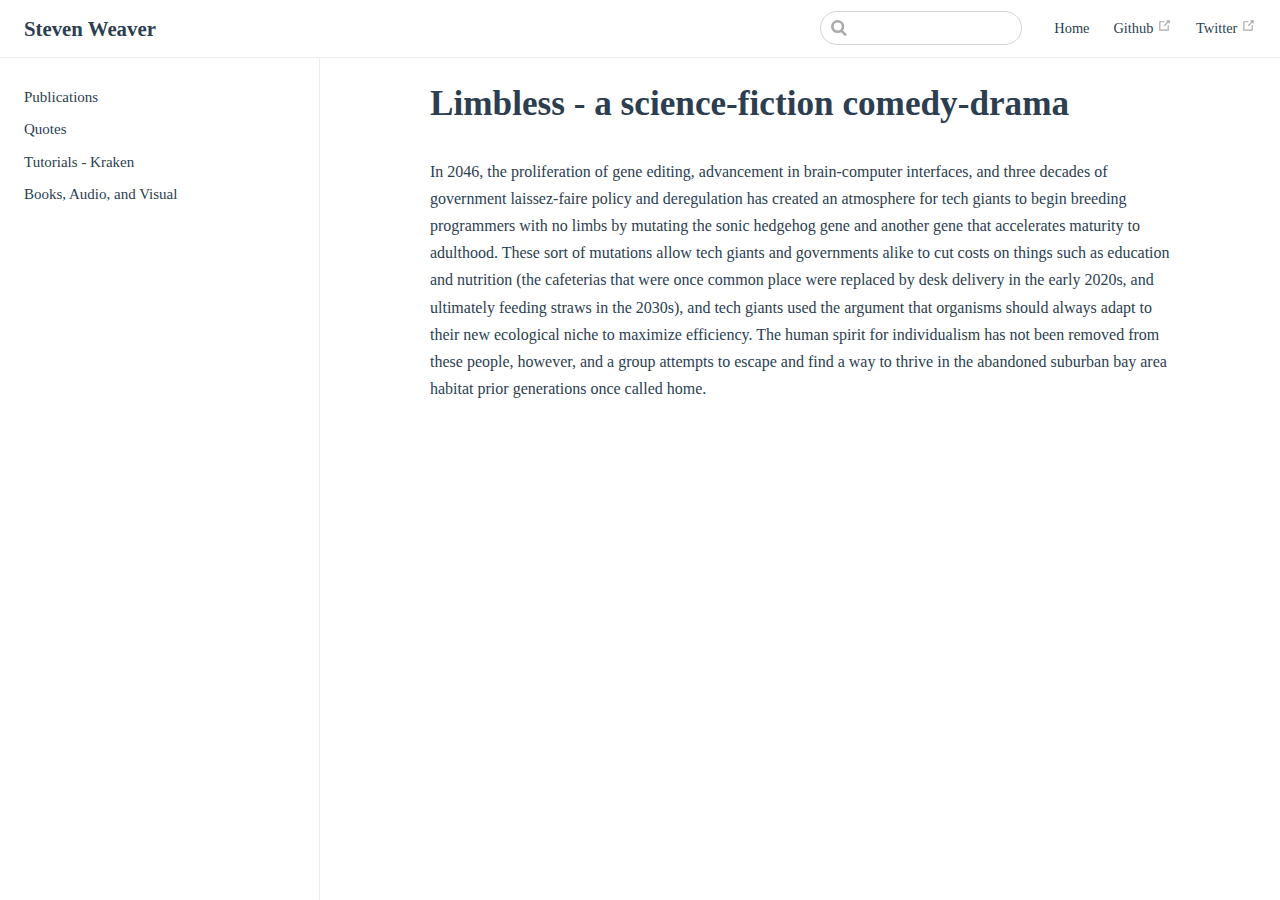
<file: misc/limbless.html>
<!DOCTYPE html>
<html lang="en-US">
  <head>
    <meta charset="utf-8">
    <meta name="viewport" content="width=device-width,initial-scale=1">
    <title>Limbless - a science-fiction comedy-drama | Steven Weaver</title>
    <meta name="description" content="">
    
    
    <link rel="preload" href="/assets/css/10.styles.b2da27b5.css" as="style"><link rel="preload" href="/assets/js/app.5dce5a76.js" as="script"><link rel="preload" href="/assets/js/4.314c7490.js" as="script"><link rel="prefetch" href="/assets/js/0.92f7c1ee.js"><link rel="prefetch" href="/assets/js/1.60a6c42b.js"><link rel="prefetch" href="/assets/js/2.973ac71a.js"><link rel="prefetch" href="/assets/js/3.9730eb2d.js"><link rel="prefetch" href="/assets/js/5.999d0e42.js"><link rel="prefetch" href="/assets/js/6.69febbce.js"><link rel="prefetch" href="/assets/js/7.4fc629ee.js"><link rel="prefetch" href="/assets/js/8.9df1a176.js"><link rel="prefetch" href="/assets/js/9.2d805ebf.js">
    <link rel="stylesheet" href="/assets/css/10.styles.b2da27b5.css">
  </head>
  <body>
    <div id="app" data-server-rendered="true"><div class="theme-container"><header class="navbar"><div class="sidebar-button"><svg xmlns="http://www.w3.org/2000/svg" aria-hidden="true" role="img" viewBox="0 0 448 512" class="icon"><path fill="currentColor" d="M436 124H12c-6.627 0-12-5.373-12-12V80c0-6.627 5.373-12 12-12h424c6.627 0 12 5.373 12 12v32c0 6.627-5.373 12-12 12zm0 160H12c-6.627 0-12-5.373-12-12v-32c0-6.627 5.373-12 12-12h424c6.627 0 12 5.373 12 12v32c0 6.627-5.373 12-12 12zm0 160H12c-6.627 0-12-5.373-12-12v-32c0-6.627 5.373-12 12-12h424c6.627 0 12 5.373 12 12v32c0 6.627-5.373 12-12 12z"></path></svg></div><a href="/" class="home-link router-link-active"><!----><span class="site-name">
      Steven Weaver
    </span></a><div class="links"><div class="search-box"><input aria-label="Search" autocomplete="off" spellcheck="false" value=""><!----></div><nav class="nav-links can-hide"><div class="nav-item"><a href="/" class="nav-link">Home</a></div><div class="nav-item"><a href="https://github.com/stevenweaver" target="_blank" rel="noopener noreferrer" class="nav-link external">
  Github
  <svg xmlns="http://www.w3.org/2000/svg" aria-hidden="true" x="0px" y="0px" viewBox="0 0 100 100" width="15" height="15" class="icon outbound"><path fill="currentColor" d="M18.8,85.1h56l0,0c2.2,0,4-1.8,4-4v-32h-8v28h-48v-48h28v-8h-32l0,0c-2.2,0-4,1.8-4,4v56C14.8,83.3,16.6,85.1,18.8,85.1z"></path><polygon fill="currentColor" points="45.7,48.7 51.3,54.3 77.2,28.5 77.2,37.2 85.2,37.2 85.2,14.9 62.8,14.9 62.8,22.9 71.5,22.9"></polygon></svg></a></div><div class="nav-item"><a href="https://twitter.com/maximumsteve" target="_blank" rel="noopener noreferrer" class="nav-link external">
  Twitter
  <svg xmlns="http://www.w3.org/2000/svg" aria-hidden="true" x="0px" y="0px" viewBox="0 0 100 100" width="15" height="15" class="icon outbound"><path fill="currentColor" d="M18.8,85.1h56l0,0c2.2,0,4-1.8,4-4v-32h-8v28h-48v-48h28v-8h-32l0,0c-2.2,0-4,1.8-4,4v56C14.8,83.3,16.6,85.1,18.8,85.1z"></path><polygon fill="currentColor" points="45.7,48.7 51.3,54.3 77.2,28.5 77.2,37.2 85.2,37.2 85.2,14.9 62.8,14.9 62.8,22.9 71.5,22.9"></polygon></svg></a></div><!----></nav></div></header><div class="sidebar-mask"></div><div class="sidebar"><nav class="nav-links"><div class="nav-item"><a href="/" class="nav-link">Home</a></div><div class="nav-item"><a href="https://github.com/stevenweaver" target="_blank" rel="noopener noreferrer" class="nav-link external">
  Github
  <svg xmlns="http://www.w3.org/2000/svg" aria-hidden="true" x="0px" y="0px" viewBox="0 0 100 100" width="15" height="15" class="icon outbound"><path fill="currentColor" d="M18.8,85.1h56l0,0c2.2,0,4-1.8,4-4v-32h-8v28h-48v-48h28v-8h-32l0,0c-2.2,0-4,1.8-4,4v56C14.8,83.3,16.6,85.1,18.8,85.1z"></path><polygon fill="currentColor" points="45.7,48.7 51.3,54.3 77.2,28.5 77.2,37.2 85.2,37.2 85.2,14.9 62.8,14.9 62.8,22.9 71.5,22.9"></polygon></svg></a></div><div class="nav-item"><a href="https://twitter.com/maximumsteve" target="_blank" rel="noopener noreferrer" class="nav-link external">
  Twitter
  <svg xmlns="http://www.w3.org/2000/svg" aria-hidden="true" x="0px" y="0px" viewBox="0 0 100 100" width="15" height="15" class="icon outbound"><path fill="currentColor" d="M18.8,85.1h56l0,0c2.2,0,4-1.8,4-4v-32h-8v28h-48v-48h28v-8h-32l0,0c-2.2,0-4,1.8-4,4v56C14.8,83.3,16.6,85.1,18.8,85.1z"></path><polygon fill="currentColor" points="45.7,48.7 51.3,54.3 77.2,28.5 77.2,37.2 85.2,37.2 85.2,14.9 62.8,14.9 62.8,22.9 71.5,22.9"></polygon></svg></a></div><!----></nav><ul class="sidebar-links"><li><a href="/publications.html" class="sidebar-link">Publications</a></li><li><a href="/misc/quotations.html" class="sidebar-link">Quotes</a></li><li><a href="/tutorials/kraken.html" class="sidebar-link">Tutorials - Kraken</a></li><li><a href="/av/" class="sidebar-link">Books, Audio, and Visual</a></li></ul></div><div class="page"><div class="content"><h1 id="limbless-a-science-fiction-comedy-drama"><a href="#limbless-a-science-fiction-comedy-drama" aria-hidden="true" class="header-anchor">#</a> Limbless - a science-fiction comedy-drama</h1><p>In 2046, the proliferation of gene editing, advancement in brain-computer
interfaces, and three decades of government laissez-faire policy and
deregulation has created an atmosphere for tech giants to begin breeding
programmers with no limbs by mutating the sonic hedgehog gene and another gene
that accelerates maturity to adulthood. These sort of mutations allow tech
giants and governments alike to cut costs on things such as education and
nutrition (the cafeterias that were once common place were replaced by desk
delivery in the early 2020s, and ultimately feeding straws in the 2030s), and
tech giants used the argument that organisms should always adapt to their new
ecological niche to maximize efficiency.  The human spirit for individualism has
not been removed from these people, however, and a group attempts to escape and
find a way to thrive in the abandoned suburban bay area habitat prior
generations once called home.</p></div><div class="page-edit"><!----><!----></div><!----></div></div></div>
    <script src="/assets/js/4.314c7490.js" defer></script><script src="/assets/js/app.5dce5a76.js" defer></script>
  </body>
</html>
</file>
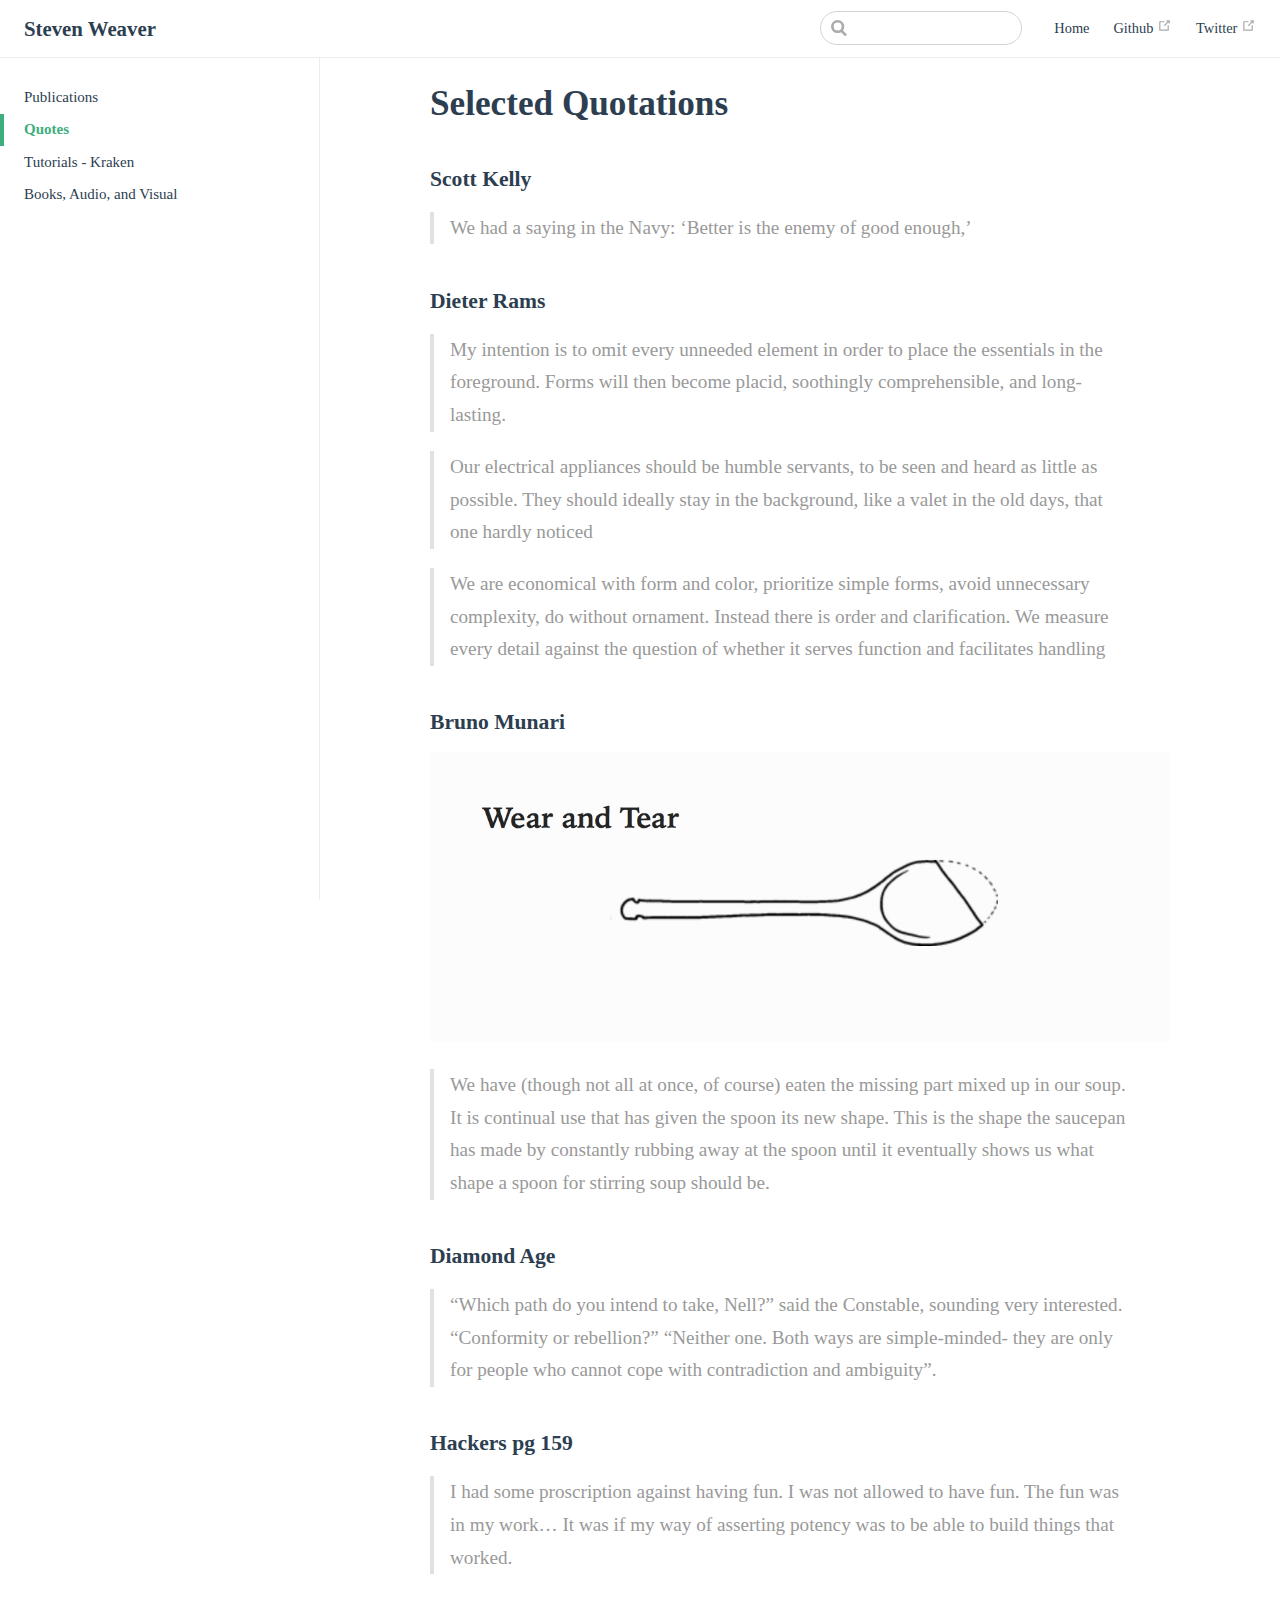
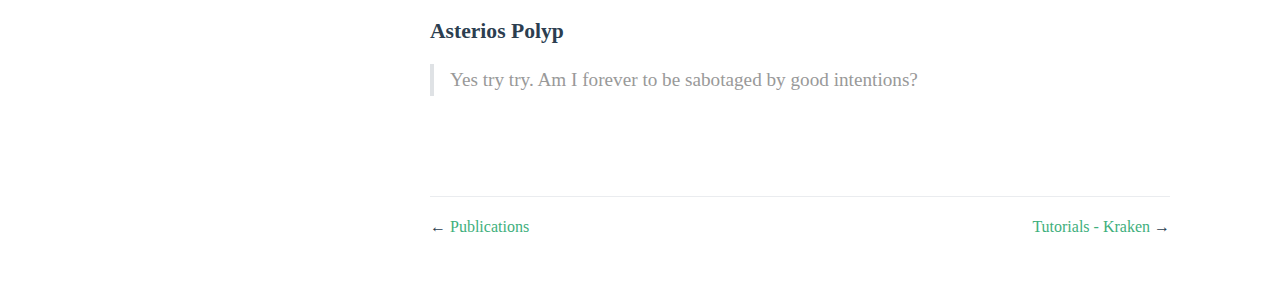
<file: misc/quotations.html>
<!DOCTYPE html>
<html lang="en-US">
  <head>
    <meta charset="utf-8">
    <meta name="viewport" content="width=device-width,initial-scale=1">
    <title>Selected Quotations  | Steven Weaver</title>
    <meta name="description" content="">
    
    
    <link rel="preload" href="/assets/css/10.styles.b2da27b5.css" as="style"><link rel="preload" href="/assets/js/app.5dce5a76.js" as="script"><link rel="preload" href="/assets/js/3.9730eb2d.js" as="script"><link rel="prefetch" href="/assets/js/0.92f7c1ee.js"><link rel="prefetch" href="/assets/js/1.60a6c42b.js"><link rel="prefetch" href="/assets/js/2.973ac71a.js"><link rel="prefetch" href="/assets/js/4.314c7490.js"><link rel="prefetch" href="/assets/js/5.999d0e42.js"><link rel="prefetch" href="/assets/js/6.69febbce.js"><link rel="prefetch" href="/assets/js/7.4fc629ee.js"><link rel="prefetch" href="/assets/js/8.9df1a176.js"><link rel="prefetch" href="/assets/js/9.2d805ebf.js">
    <link rel="stylesheet" href="/assets/css/10.styles.b2da27b5.css">
  </head>
  <body>
    <div id="app" data-server-rendered="true"><div class="theme-container"><header class="navbar"><div class="sidebar-button"><svg xmlns="http://www.w3.org/2000/svg" aria-hidden="true" role="img" viewBox="0 0 448 512" class="icon"><path fill="currentColor" d="M436 124H12c-6.627 0-12-5.373-12-12V80c0-6.627 5.373-12 12-12h424c6.627 0 12 5.373 12 12v32c0 6.627-5.373 12-12 12zm0 160H12c-6.627 0-12-5.373-12-12v-32c0-6.627 5.373-12 12-12h424c6.627 0 12 5.373 12 12v32c0 6.627-5.373 12-12 12zm0 160H12c-6.627 0-12-5.373-12-12v-32c0-6.627 5.373-12 12-12h424c6.627 0 12 5.373 12 12v32c0 6.627-5.373 12-12 12z"></path></svg></div><a href="/" class="home-link router-link-active"><!----><span class="site-name">
      Steven Weaver
    </span></a><div class="links"><div class="search-box"><input aria-label="Search" autocomplete="off" spellcheck="false" value=""><!----></div><nav class="nav-links can-hide"><div class="nav-item"><a href="/" class="nav-link">Home</a></div><div class="nav-item"><a href="https://github.com/stevenweaver" target="_blank" rel="noopener noreferrer" class="nav-link external">
  Github
  <svg xmlns="http://www.w3.org/2000/svg" aria-hidden="true" x="0px" y="0px" viewBox="0 0 100 100" width="15" height="15" class="icon outbound"><path fill="currentColor" d="M18.8,85.1h56l0,0c2.2,0,4-1.8,4-4v-32h-8v28h-48v-48h28v-8h-32l0,0c-2.2,0-4,1.8-4,4v56C14.8,83.3,16.6,85.1,18.8,85.1z"></path><polygon fill="currentColor" points="45.7,48.7 51.3,54.3 77.2,28.5 77.2,37.2 85.2,37.2 85.2,14.9 62.8,14.9 62.8,22.9 71.5,22.9"></polygon></svg></a></div><div class="nav-item"><a href="https://twitter.com/maximumsteve" target="_blank" rel="noopener noreferrer" class="nav-link external">
  Twitter
  <svg xmlns="http://www.w3.org/2000/svg" aria-hidden="true" x="0px" y="0px" viewBox="0 0 100 100" width="15" height="15" class="icon outbound"><path fill="currentColor" d="M18.8,85.1h56l0,0c2.2,0,4-1.8,4-4v-32h-8v28h-48v-48h28v-8h-32l0,0c-2.2,0-4,1.8-4,4v56C14.8,83.3,16.6,85.1,18.8,85.1z"></path><polygon fill="currentColor" points="45.7,48.7 51.3,54.3 77.2,28.5 77.2,37.2 85.2,37.2 85.2,14.9 62.8,14.9 62.8,22.9 71.5,22.9"></polygon></svg></a></div><!----></nav></div></header><div class="sidebar-mask"></div><div class="sidebar"><nav class="nav-links"><div class="nav-item"><a href="/" class="nav-link">Home</a></div><div class="nav-item"><a href="https://github.com/stevenweaver" target="_blank" rel="noopener noreferrer" class="nav-link external">
  Github
  <svg xmlns="http://www.w3.org/2000/svg" aria-hidden="true" x="0px" y="0px" viewBox="0 0 100 100" width="15" height="15" class="icon outbound"><path fill="currentColor" d="M18.8,85.1h56l0,0c2.2,0,4-1.8,4-4v-32h-8v28h-48v-48h28v-8h-32l0,0c-2.2,0-4,1.8-4,4v56C14.8,83.3,16.6,85.1,18.8,85.1z"></path><polygon fill="currentColor" points="45.7,48.7 51.3,54.3 77.2,28.5 77.2,37.2 85.2,37.2 85.2,14.9 62.8,14.9 62.8,22.9 71.5,22.9"></polygon></svg></a></div><div class="nav-item"><a href="https://twitter.com/maximumsteve" target="_blank" rel="noopener noreferrer" class="nav-link external">
  Twitter
  <svg xmlns="http://www.w3.org/2000/svg" aria-hidden="true" x="0px" y="0px" viewBox="0 0 100 100" width="15" height="15" class="icon outbound"><path fill="currentColor" d="M18.8,85.1h56l0,0c2.2,0,4-1.8,4-4v-32h-8v28h-48v-48h28v-8h-32l0,0c-2.2,0-4,1.8-4,4v56C14.8,83.3,16.6,85.1,18.8,85.1z"></path><polygon fill="currentColor" points="45.7,48.7 51.3,54.3 77.2,28.5 77.2,37.2 85.2,37.2 85.2,14.9 62.8,14.9 62.8,22.9 71.5,22.9"></polygon></svg></a></div><!----></nav><ul class="sidebar-links"><li><a href="/publications.html" class="sidebar-link">Publications</a></li><li><a href="/misc/quotations.html" class="active sidebar-link">Quotes</a><ul class="sidebar-sub-headers"></ul></li><li><a href="/tutorials/kraken.html" class="sidebar-link">Tutorials - Kraken</a></li><li><a href="/av/" class="sidebar-link">Books, Audio, and Visual</a></li></ul></div><div class="page"><div class="content"><h1 id="selected-quotations"><a href="#selected-quotations" aria-hidden="true" class="header-anchor">#</a> Selected Quotations</h1><h3 id="scott-kelly"><a href="#scott-kelly" aria-hidden="true" class="header-anchor">#</a> Scott Kelly</h3><blockquote><p>We had a saying in the Navy: ‘Better is the enemy of good enough,’</p></blockquote><h3 id="dieter-rams"><a href="#dieter-rams" aria-hidden="true" class="header-anchor">#</a> Dieter Rams</h3><blockquote><p>My intention is to omit every unneeded element in order to place the
essentials in the foreground. Forms will then become placid, soothingly
comprehensible, and long-lasting.</p></blockquote><blockquote><p>Our electrical appliances should be humble servants, to be seen and heard as
little as possible. They should ideally stay in the background, like a valet
in the old days, that one hardly noticed</p></blockquote><blockquote><p>We are economical with form and color, prioritize simple forms, avoid
unnecessary complexity, do without ornament. Instead there is order and
clarification. We measure every detail against the question of whether it
serves function and facilitates handling</p></blockquote><h3 id="bruno-munari"><a href="#bruno-munari" aria-hidden="true" class="header-anchor">#</a> Bruno Munari</h3><p><img src="/assets/img/wear-and-tear.dc9e7d2a.png" alt="spoon"></p><blockquote><p>We have (though not all at once, of course) eaten the missing part mixed up in
our soup. It is continual use that has given the spoon its new shape. This is
the shape the saucepan has made by constantly rubbing away at the spoon until
it eventually shows us what shape a spoon for stirring soup should be.</p></blockquote><h3 id="diamond-age"><a href="#diamond-age" aria-hidden="true" class="header-anchor">#</a> Diamond Age</h3><blockquote><p>“Which path do you intend to take, Nell?” said the Constable, sounding very interested. “Conformity or rebellion?”
“Neither one. Both ways are simple-minded- they are only for people who cannot
cope with contradiction and ambiguity”.</p></blockquote><h3 id="hackers-pg-159"><a href="#hackers-pg-159" aria-hidden="true" class="header-anchor">#</a> Hackers pg 159</h3><blockquote><p>I had some proscription against having fun. I was not allowed to have fun.
The fun was in my work… It was if my way of asserting potency was to be able
to build things that worked.</p></blockquote><h3 id="asterios-polyp"><a href="#asterios-polyp" aria-hidden="true" class="header-anchor">#</a> Asterios Polyp</h3><blockquote><p>Yes try try. Am I forever to be sabotaged by good intentions?</p></blockquote></div><div class="page-edit"><!----><!----></div><div class="page-nav"><p class="inner"><span class="prev">
        ← <a href="/publications.html" class="prev">
          Publications
        </a></span><span class="next"><a href="/tutorials/kraken.html">
          Tutorials - Kraken
        </a> →
      </span></p></div></div></div></div>
    <script src="/assets/js/3.9730eb2d.js" defer></script><script src="/assets/js/app.5dce5a76.js" defer></script>
  </body>
</html>
</file>
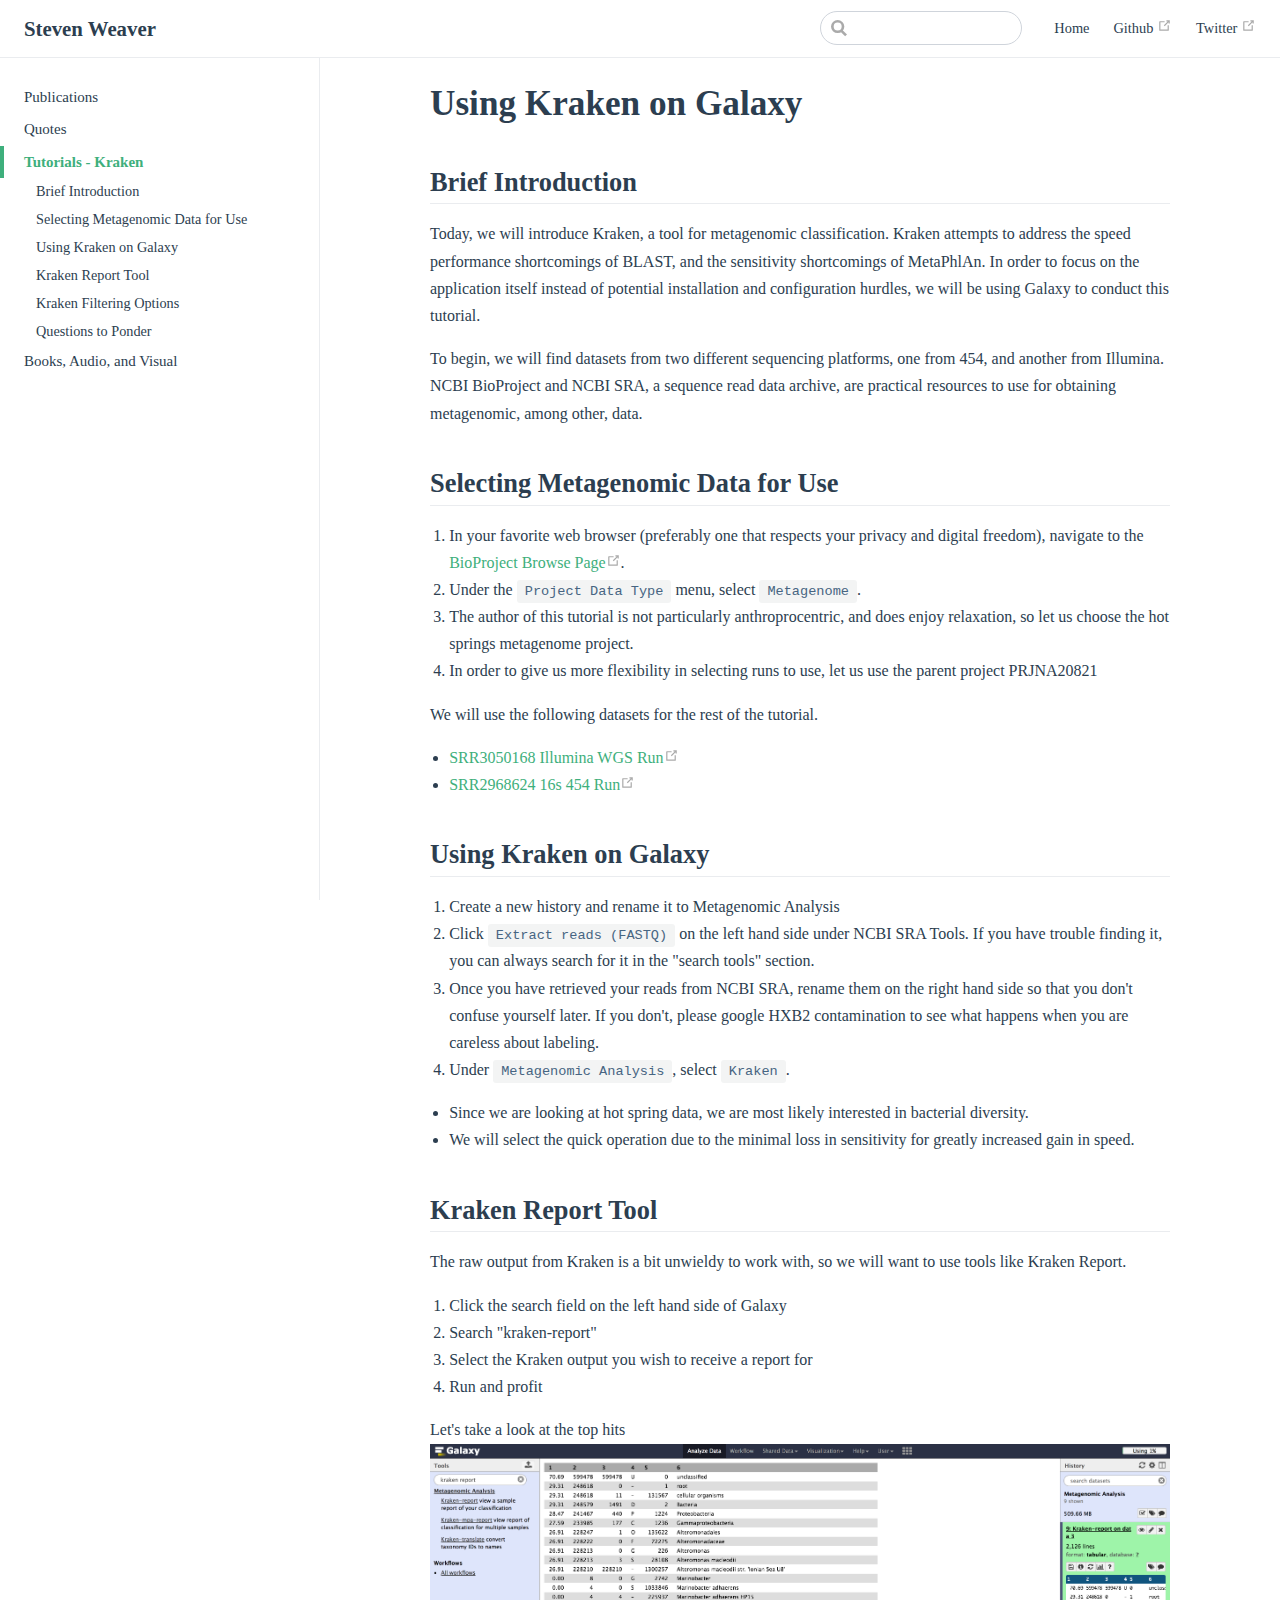
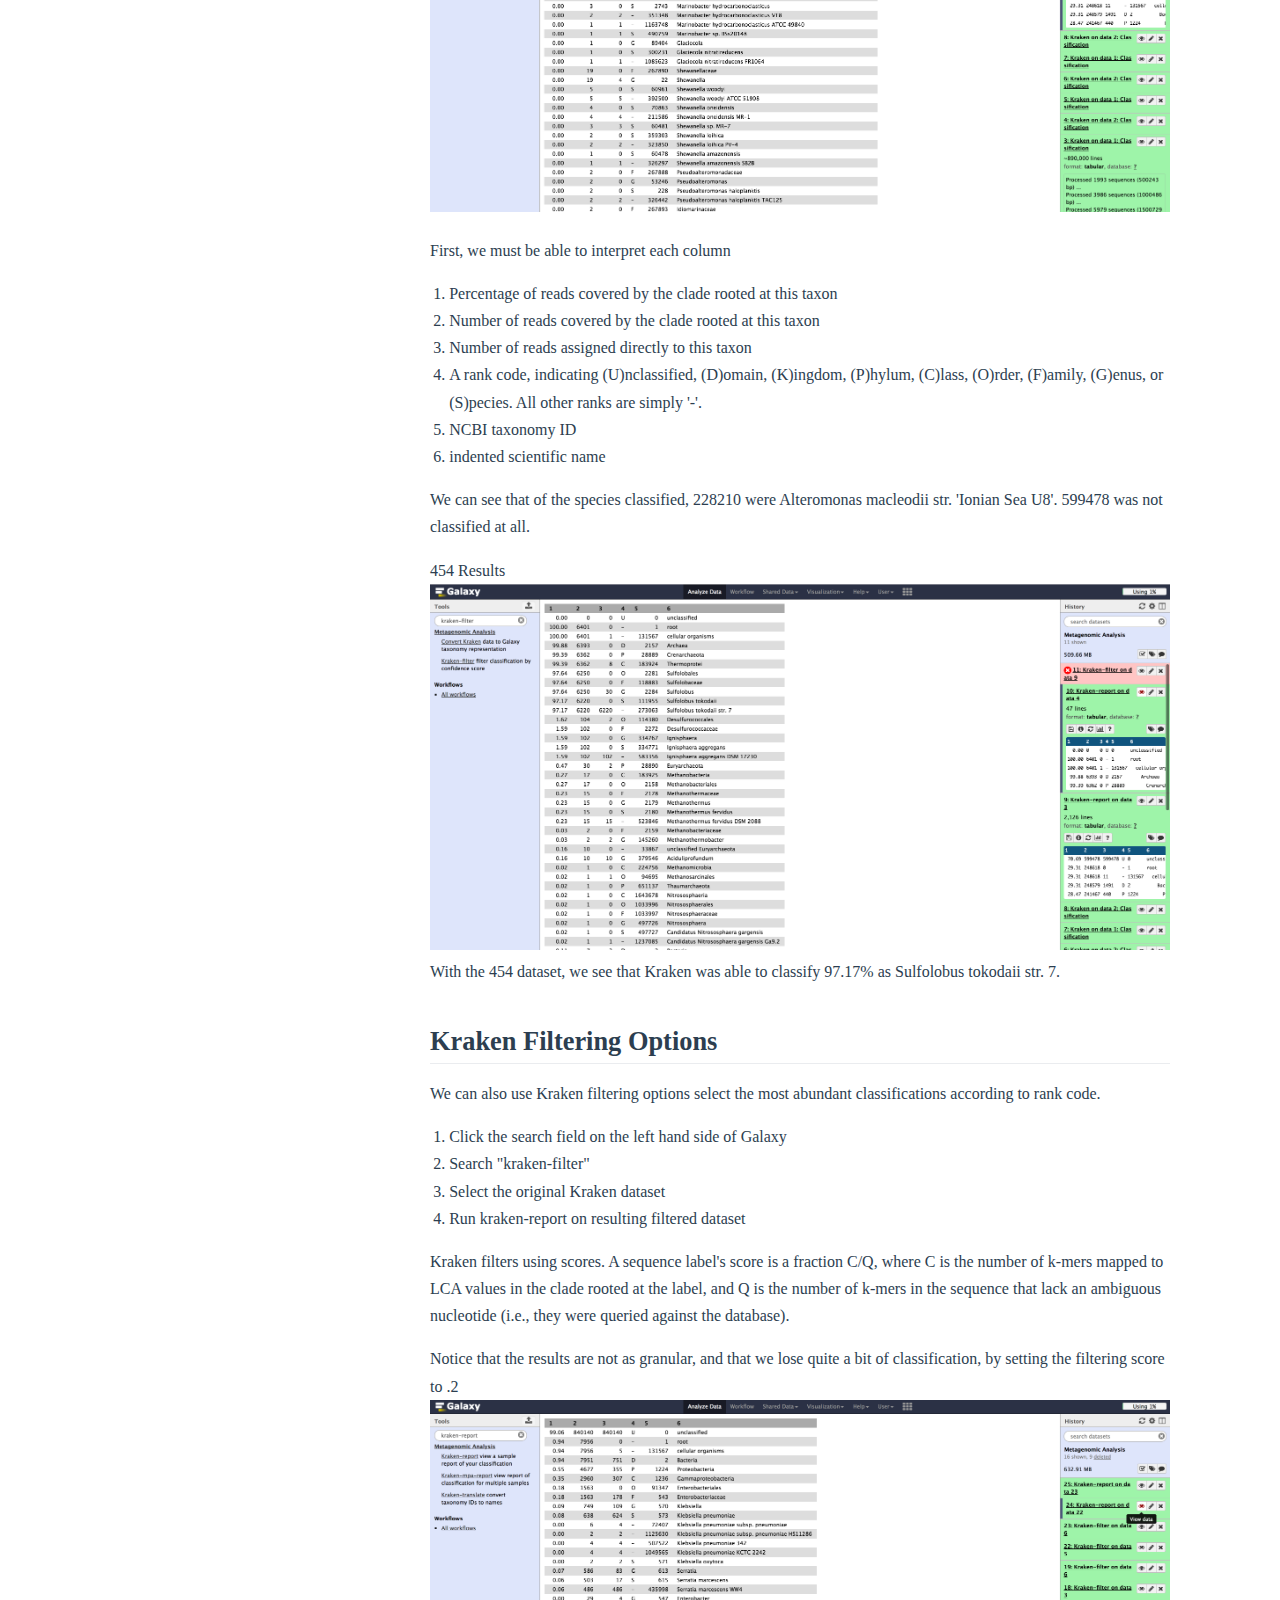
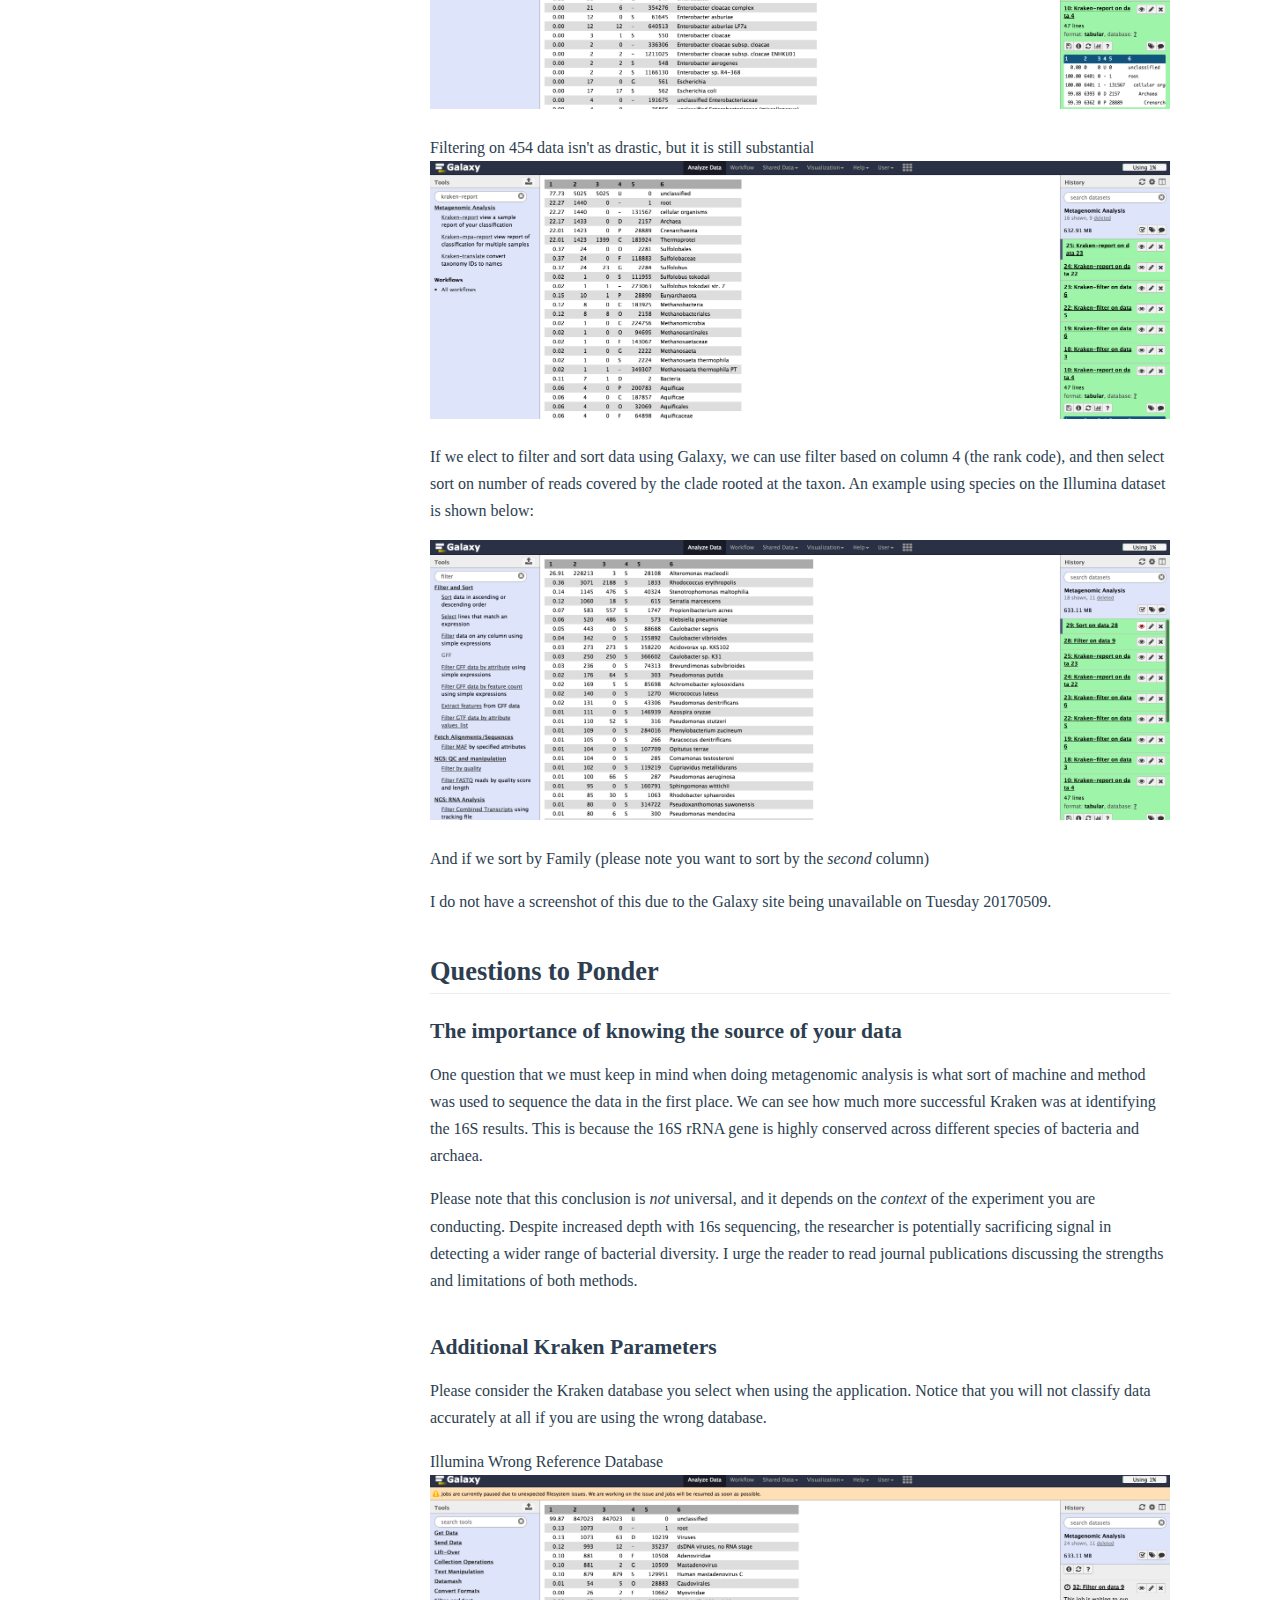
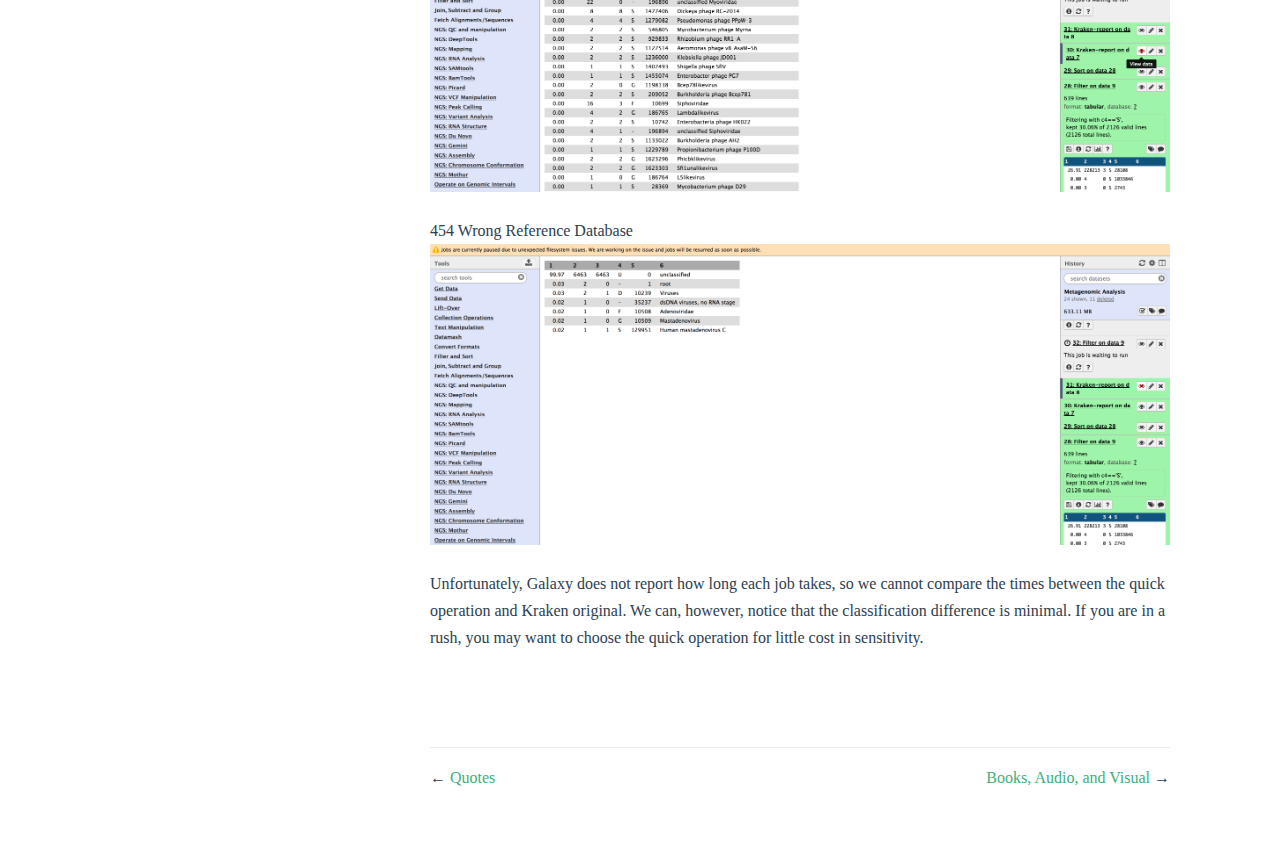
<file: tutorials/kraken.html>
<!DOCTYPE html>
<html lang="en-US">
  <head>
    <meta charset="utf-8">
    <meta name="viewport" content="width=device-width,initial-scale=1">
    <title>Using Kraken on Galaxy | Steven Weaver</title>
    <meta name="description" content="">
    
    
    <link rel="preload" href="/assets/css/10.styles.b2da27b5.css" as="style"><link rel="preload" href="/assets/js/app.5dce5a76.js" as="script"><link rel="preload" href="/assets/js/0.92f7c1ee.js" as="script"><link rel="prefetch" href="/assets/js/1.60a6c42b.js"><link rel="prefetch" href="/assets/js/2.973ac71a.js"><link rel="prefetch" href="/assets/js/3.9730eb2d.js"><link rel="prefetch" href="/assets/js/4.314c7490.js"><link rel="prefetch" href="/assets/js/5.999d0e42.js"><link rel="prefetch" href="/assets/js/6.69febbce.js"><link rel="prefetch" href="/assets/js/7.4fc629ee.js"><link rel="prefetch" href="/assets/js/8.9df1a176.js"><link rel="prefetch" href="/assets/js/9.2d805ebf.js">
    <link rel="stylesheet" href="/assets/css/10.styles.b2da27b5.css">
  </head>
  <body>
    <div id="app" data-server-rendered="true"><div class="theme-container"><header class="navbar"><div class="sidebar-button"><svg xmlns="http://www.w3.org/2000/svg" aria-hidden="true" role="img" viewBox="0 0 448 512" class="icon"><path fill="currentColor" d="M436 124H12c-6.627 0-12-5.373-12-12V80c0-6.627 5.373-12 12-12h424c6.627 0 12 5.373 12 12v32c0 6.627-5.373 12-12 12zm0 160H12c-6.627 0-12-5.373-12-12v-32c0-6.627 5.373-12 12-12h424c6.627 0 12 5.373 12 12v32c0 6.627-5.373 12-12 12zm0 160H12c-6.627 0-12-5.373-12-12v-32c0-6.627 5.373-12 12-12h424c6.627 0 12 5.373 12 12v32c0 6.627-5.373 12-12 12z"></path></svg></div><a href="/" class="home-link router-link-active"><!----><span class="site-name">
      Steven Weaver
    </span></a><div class="links"><div class="search-box"><input aria-label="Search" autocomplete="off" spellcheck="false" value=""><!----></div><nav class="nav-links can-hide"><div class="nav-item"><a href="/" class="nav-link">Home</a></div><div class="nav-item"><a href="https://github.com/stevenweaver" target="_blank" rel="noopener noreferrer" class="nav-link external">
  Github
  <svg xmlns="http://www.w3.org/2000/svg" aria-hidden="true" x="0px" y="0px" viewBox="0 0 100 100" width="15" height="15" class="icon outbound"><path fill="currentColor" d="M18.8,85.1h56l0,0c2.2,0,4-1.8,4-4v-32h-8v28h-48v-48h28v-8h-32l0,0c-2.2,0-4,1.8-4,4v56C14.8,83.3,16.6,85.1,18.8,85.1z"></path><polygon fill="currentColor" points="45.7,48.7 51.3,54.3 77.2,28.5 77.2,37.2 85.2,37.2 85.2,14.9 62.8,14.9 62.8,22.9 71.5,22.9"></polygon></svg></a></div><div class="nav-item"><a href="https://twitter.com/maximumsteve" target="_blank" rel="noopener noreferrer" class="nav-link external">
  Twitter
  <svg xmlns="http://www.w3.org/2000/svg" aria-hidden="true" x="0px" y="0px" viewBox="0 0 100 100" width="15" height="15" class="icon outbound"><path fill="currentColor" d="M18.8,85.1h56l0,0c2.2,0,4-1.8,4-4v-32h-8v28h-48v-48h28v-8h-32l0,0c-2.2,0-4,1.8-4,4v56C14.8,83.3,16.6,85.1,18.8,85.1z"></path><polygon fill="currentColor" points="45.7,48.7 51.3,54.3 77.2,28.5 77.2,37.2 85.2,37.2 85.2,14.9 62.8,14.9 62.8,22.9 71.5,22.9"></polygon></svg></a></div><!----></nav></div></header><div class="sidebar-mask"></div><div class="sidebar"><nav class="nav-links"><div class="nav-item"><a href="/" class="nav-link">Home</a></div><div class="nav-item"><a href="https://github.com/stevenweaver" target="_blank" rel="noopener noreferrer" class="nav-link external">
  Github
  <svg xmlns="http://www.w3.org/2000/svg" aria-hidden="true" x="0px" y="0px" viewBox="0 0 100 100" width="15" height="15" class="icon outbound"><path fill="currentColor" d="M18.8,85.1h56l0,0c2.2,0,4-1.8,4-4v-32h-8v28h-48v-48h28v-8h-32l0,0c-2.2,0-4,1.8-4,4v56C14.8,83.3,16.6,85.1,18.8,85.1z"></path><polygon fill="currentColor" points="45.7,48.7 51.3,54.3 77.2,28.5 77.2,37.2 85.2,37.2 85.2,14.9 62.8,14.9 62.8,22.9 71.5,22.9"></polygon></svg></a></div><div class="nav-item"><a href="https://twitter.com/maximumsteve" target="_blank" rel="noopener noreferrer" class="nav-link external">
  Twitter
  <svg xmlns="http://www.w3.org/2000/svg" aria-hidden="true" x="0px" y="0px" viewBox="0 0 100 100" width="15" height="15" class="icon outbound"><path fill="currentColor" d="M18.8,85.1h56l0,0c2.2,0,4-1.8,4-4v-32h-8v28h-48v-48h28v-8h-32l0,0c-2.2,0-4,1.8-4,4v56C14.8,83.3,16.6,85.1,18.8,85.1z"></path><polygon fill="currentColor" points="45.7,48.7 51.3,54.3 77.2,28.5 77.2,37.2 85.2,37.2 85.2,14.9 62.8,14.9 62.8,22.9 71.5,22.9"></polygon></svg></a></div><!----></nav><ul class="sidebar-links"><li><a href="/publications.html" class="sidebar-link">Publications</a></li><li><a href="/misc/quotations.html" class="sidebar-link">Quotes</a></li><li><a href="/tutorials/kraken.html" class="active sidebar-link">Tutorials - Kraken</a><ul class="sidebar-sub-headers"><li class="sidebar-sub-header"><a href="/tutorials/kraken.html#brief-introduction" class="sidebar-link">Brief Introduction</a></li><li class="sidebar-sub-header"><a href="/tutorials/kraken.html#selecting-metagenomic-data-for-use" class="sidebar-link">Selecting Metagenomic Data for Use</a></li><li class="sidebar-sub-header"><a href="/tutorials/kraken.html#using-kraken-on-galaxy-2" class="sidebar-link">Using Kraken on Galaxy</a></li><li class="sidebar-sub-header"><a href="/tutorials/kraken.html#kraken-report-tool" class="sidebar-link">Kraken Report Tool</a></li><li class="sidebar-sub-header"><a href="/tutorials/kraken.html#kraken-filtering-options" class="sidebar-link">Kraken Filtering Options</a></li><li class="sidebar-sub-header"><a href="/tutorials/kraken.html#questions-to-ponder" class="sidebar-link">Questions to Ponder</a></li></ul></li><li><a href="/av/" class="sidebar-link">Books, Audio, and Visual</a></li></ul></div><div class="page"><div class="content"><h1 id="using-kraken-on-galaxy"><a href="#using-kraken-on-galaxy" aria-hidden="true" class="header-anchor">#</a> Using Kraken on Galaxy</h1><h2 id="brief-introduction"><a href="#brief-introduction" aria-hidden="true" class="header-anchor">#</a> Brief Introduction</h2><p>Today, we will introduce Kraken, a tool for metagenomic classification. Kraken
attempts to address the speed performance shortcomings of BLAST, and the
sensitivity shortcomings of MetaPhlAn. In order to focus on the application
itself instead of potential installation and configuration hurdles, we will be
using Galaxy to conduct this tutorial.</p><p>To begin, we will find datasets from two different sequencing platforms, one from
454, and another from Illumina. NCBI BioProject and NCBI SRA, a sequence read data archive,
are practical resources to use for obtaining metagenomic, among other, data.</p><h2 id="selecting-metagenomic-data-for-use"><a href="#selecting-metagenomic-data-for-use" aria-hidden="true" class="header-anchor">#</a> Selecting Metagenomic Data for Use</h2><ol><li>In your favorite web browser (preferably one that respects your privacy and digital freedom), navigate to the <a href="https://www.ncbi.nlm.nih.gov/bioproject/browse/" target="_blank" rel="noopener noreferrer">BioProject Browse Page<svg xmlns="http://www.w3.org/2000/svg" aria-hidden="true" x="0px" y="0px" viewBox="0 0 100 100" width="15" height="15" class="icon outbound"><path fill="currentColor" d="M18.8,85.1h56l0,0c2.2,0,4-1.8,4-4v-32h-8v28h-48v-48h28v-8h-32l0,0c-2.2,0-4,1.8-4,4v56C14.8,83.3,16.6,85.1,18.8,85.1z"></path><polygon fill="currentColor" points="45.7,48.7 51.3,54.3 77.2,28.5 77.2,37.2 85.2,37.2 85.2,14.9 62.8,14.9 62.8,22.9 71.5,22.9"></polygon></svg></a>.</li><li>Under the <code>Project Data Type</code> menu, select <code>Metagenome</code>.</li><li>The author of this tutorial is not particularly anthroprocentric, and does enjoy relaxation, so let us choose the hot springs metagenome project.</li><li>In order to give us more flexibility in selecting runs to use, let us use the parent project PRJNA20821</li></ol><p>We will use the following datasets for the rest of the tutorial.</p><ul><li><a href="https://www.ncbi.nlm.nih.gov/sra/SRX1499016%5Baccn%5D" target="_blank" rel="noopener noreferrer">SRR3050168 Illumina WGS Run<svg xmlns="http://www.w3.org/2000/svg" aria-hidden="true" x="0px" y="0px" viewBox="0 0 100 100" width="15" height="15" class="icon outbound"><path fill="currentColor" d="M18.8,85.1h56l0,0c2.2,0,4-1.8,4-4v-32h-8v28h-48v-48h28v-8h-32l0,0c-2.2,0-4,1.8-4,4v56C14.8,83.3,16.6,85.1,18.8,85.1z"></path><polygon fill="currentColor" points="45.7,48.7 51.3,54.3 77.2,28.5 77.2,37.2 85.2,37.2 85.2,14.9 62.8,14.9 62.8,22.9 71.5,22.9"></polygon></svg></a></li><li><a href="https://www.ncbi.nlm.nih.gov/sra/SRX1458051%5Baccn%5D" target="_blank" rel="noopener noreferrer">SRR2968624 16s 454 Run<svg xmlns="http://www.w3.org/2000/svg" aria-hidden="true" x="0px" y="0px" viewBox="0 0 100 100" width="15" height="15" class="icon outbound"><path fill="currentColor" d="M18.8,85.1h56l0,0c2.2,0,4-1.8,4-4v-32h-8v28h-48v-48h28v-8h-32l0,0c-2.2,0-4,1.8-4,4v56C14.8,83.3,16.6,85.1,18.8,85.1z"></path><polygon fill="currentColor" points="45.7,48.7 51.3,54.3 77.2,28.5 77.2,37.2 85.2,37.2 85.2,14.9 62.8,14.9 62.8,22.9 71.5,22.9"></polygon></svg></a></li></ul><h2 id="using-kraken-on-galaxy-2"><a href="#using-kraken-on-galaxy-2" aria-hidden="true" class="header-anchor">#</a> Using Kraken on Galaxy</h2><ol><li>Create a new history and rename it to Metagenomic Analysis</li><li>Click <code>Extract reads (FASTQ)</code> on the left hand side under NCBI SRA Tools. If you have trouble finding it, you can always search for it in the &quot;search tools&quot; section.</li><li>Once you have retrieved your reads from NCBI SRA, rename them on the right hand side so that you don't confuse yourself later. If you don't, please google HXB2 contamination to see what happens when you are careless about labeling.</li><li>Under <code>Metagenomic Analysis</code>, select <code>Kraken</code>.</li></ol><ul><li>Since we are looking at hot spring data, we are most likely interested in bacterial diversity.</li><li>We will select the quick operation due to the minimal loss in sensitivity for greatly increased gain in speed.</li></ul><h2 id="kraken-report-tool"><a href="#kraken-report-tool" aria-hidden="true" class="header-anchor">#</a> Kraken Report Tool</h2><p>The raw output from Kraken is a bit unwieldy to work with, so we will want to
use tools like Kraken Report.</p><ol><li>Click the search field on the left hand side of Galaxy</li><li>Search &quot;kraken-report&quot;</li><li>Select the Kraken output you wish to receive a report for</li><li>Run and profit</li></ol><p>Let's take a look at the top hits
<img src="/assets/img/illumina_results.38acc8b5.png" alt="Illumina Results"></p><p>First, we must be able to interpret each column</p><ol><li>Percentage of reads covered by the clade rooted at this taxon</li><li>Number of reads covered by the clade rooted at this taxon</li><li>Number of reads assigned directly to this taxon</li><li>A rank code, indicating (U)nclassified, (D)omain, (K)ingdom, (P)hylum, (C)lass, (O)rder, (F)amily, (G)enus, or (S)pecies. All other ranks are simply '-'.</li><li>NCBI taxonomy ID</li><li>indented scientific name</li></ol><p>We can see that of the species classified, 228210 were Alteromonas macleodii str. 'Ionian Sea U8'.
599478 was not classified at all.</p><p>454 Results
<img src="/assets/img/454_results.c87c994c.png" alt="454 Results">
With the 454 dataset, we see that Kraken was able to classify 97.17% as Sulfolobus tokodaii str. 7.</p><h2 id="kraken-filtering-options"><a href="#kraken-filtering-options" aria-hidden="true" class="header-anchor">#</a> Kraken Filtering Options</h2><p>We can also use Kraken filtering options select the most abundant classifications according to rank code.</p><ol><li>Click the search field on the left hand side of Galaxy</li><li>Search &quot;kraken-filter&quot;</li><li>Select the original Kraken dataset</li><li>Run kraken-report on resulting filtered dataset</li></ol><p>Kraken filters using scores. A sequence label's score is a fraction C/Q, where C
is the number of k-mers mapped to LCA values in the clade rooted at the label,
and Q is the number of k-mers in the sequence that lack an ambiguous nucleotide
(i.e., they were queried against the database).</p><p>Notice that the results are not as granular, and that we lose quite a bit of classification, by setting the filtering score to .2
<img src="/assets/img/illumina_filter.20b13378.png" alt="Illumina Filter"></p><p>Filtering on 454 data isn't as drastic, but it is still substantial
<img src="/assets/img/454_filter.bbd8c367.png" alt="454 Filter"></p><p>If we elect to filter and sort data using Galaxy, we can use filter based on
column 4 (the rank code), and then select sort on number of reads covered by the
clade rooted at the taxon. An example using species on the Illumina dataset is
shown below:</p><p><img src="/assets/img/illumina_species.b9b1c66e.png" alt="Illumina Species"></p><p>And if we sort by Family (please note you want to sort by the <em>second</em> column)
</p><p>I do not have a screenshot of this due to the Galaxy site being unavailable on
Tuesday 20170509.</p><h2 id="questions-to-ponder"><a href="#questions-to-ponder" aria-hidden="true" class="header-anchor">#</a> Questions to Ponder</h2><h3 id="the-importance-of-knowing-the-source-of-your-data"><a href="#the-importance-of-knowing-the-source-of-your-data" aria-hidden="true" class="header-anchor">#</a> The importance of knowing the source of your data</h3><p>One question that we must keep in mind when doing metagenomic analysis is what
sort of machine and method was used to sequence the data in the first place. We
can see how much more successful Kraken was at identifying the 16S results. This
is because the 16S rRNA gene is highly conserved across different species of
bacteria and archaea.</p><p>Please note that this conclusion is <em>not</em> universal, and it depends on the
<em>context</em> of the experiment you are conducting. Despite increased depth with 16s
sequencing, the researcher is potentially sacrificing signal in detecting a
wider range of bacterial diversity. I urge the reader to read journal
publications discussing the strengths and limitations of both methods.</p><h3 id="additional-kraken-parameters"><a href="#additional-kraken-parameters" aria-hidden="true" class="header-anchor">#</a> Additional Kraken Parameters</h3><p>Please consider the Kraken database you select when using the application.
Notice that you will not classify data accurately at all if you are using the
wrong database.</p><p>Illumina Wrong Reference Database
<img src="/assets/img/illumina_unc.17517e3a.png" alt="Illumina Filter"></p><p>454 Wrong Reference Database
<img src="/assets/img/454_unc.68974650.png" alt="454 Filter"></p><p>Unfortunately, Galaxy does not report how long each job takes, so we cannot
compare the times between the quick operation and Kraken original. We can,
however, notice that the classification difference is minimal. If you are in a
rush, you may want to choose the quick operation for little cost in sensitivity.</p></div><div class="page-edit"><!----><!----></div><div class="page-nav"><p class="inner"><span class="prev">
        ← <a href="/misc/quotations.html" class="prev">
          Quotes
        </a></span><span class="next"><a href="/av/">
          Books, Audio, and Visual
        </a> →
      </span></p></div></div></div></div>
    <script src="/assets/js/0.92f7c1ee.js" defer></script><script src="/assets/js/app.5dce5a76.js" defer></script>
  </body>
</html>
</file>
<file: assets/css/10.styles.b2da27b5.css>
@import url(https://fonts.googleapis.com/css?family=Pathway+Gothic+One);.icon.outbound{color:#aaa;display:inline-block}.navbar .site-name{font-family:Plantin Bold Condensed,Plantin,Plantin Pro,Book Antiqua,Georgia,Times New Roman,serif}#sw-image{text-align:center}.badge{display:inline-block;vertical-align:top;font-size:14px;height:18px;line-height:18px;border-radius:9px;padding:0 5px;color:#fff;margin-right:5px}.badge.tip{background-color:#42b983}.badge.warn,.badge.warning{background-color:#e7c000}.home{padding:3.6rem 2rem 0;max-width:960px;margin:0 auto}.home .hero{text-align:center}.home .hero img{max-height:280px;display:block;margin:3rem auto 1.5rem}.home .hero h1{font-size:3rem}.home .hero .action,.home .hero .description,.home .hero h1{margin:1.8rem auto}.home .hero .description{max-width:35rem;font-size:1.6rem;line-height:1.3;color:#6a8bad}.home .hero .action-button{display:inline-block;font-size:1.2rem;color:#fff;background-color:#3eaf7c;padding:.8rem 1.6rem;border-radius:4px;transition:background-color .1s ease;box-sizing:border-box;border-bottom:1px solid #389d70}.home .hero .action-button:hover{background-color:#4abf8a}.home .features{border-top:1px solid #eaecef;padding:1.2rem 0;margin-top:2.5rem;display:flex;flex-wrap:wrap;align-items:flex-start;align-content:stretch;justify-content:space-between}.home .feature{flex-grow:1;flex-basis:30%;max-width:30%}.home .feature h2{font-size:1.4rem;font-weight:500;border-bottom:none;padding-bottom:0;color:#3a5169}.home .feature p{color:#4e6e8e}.home .footer{padding:2.5rem;border-top:1px solid #eaecef;text-align:center;color:#4e6e8e}@media (max-width:719px){.home .features{flex-direction:column}.home .feature{max-width:100%;padding:0 2.5rem}}@media (max-width:419px){.home{padding-left:1.5rem;padding-right:1.5rem}.home .hero img{max-height:210px;margin:2rem auto 1.2rem}.home .hero h1{font-size:2rem}.home .hero .action,.home .hero .description,.home .hero h1{margin:1.2rem auto}.home .hero .description{font-size:1.2rem}.home .hero .action-button{font-size:1rem;padding:.6rem 1.2rem}.home .feature h2{font-size:1.25rem}}.sidebar-button{display:none;width:1.25rem;height:1.25rem;position:absolute;padding:.6rem;top:.6rem;left:1rem}.sidebar-button .icon{display:block;width:1.25rem;height:1.25rem}@media (max-width:719px){.sidebar-button{display:block}}.search-box{display:inline-block;position:relative;margin-right:.5rem}.search-box input{cursor:text;width:10rem;color:#4e6e8e;display:inline-block;border:1px solid #cfd4db;border-radius:2rem;font-size:.9rem;line-height:2rem;padding:0 .5rem 0 2rem;outline:none;transition:all .2s ease;background:#fff url(/assets/img/search.83621669.svg) .6rem .5rem no-repeat;background-size:1rem}.search-box input:focus{cursor:auto;border-color:#3eaf7c}.search-box .suggestions{background:#fff;width:20rem;position:absolute;top:1.5rem;border:1px solid #cfd4db;border-radius:6px;padding:.4rem;list-style-type:none}.search-box .suggestions.align-right{right:0}.search-box .suggestion{line-height:1.4;padding:.4rem .6rem;border-radius:4px;cursor:pointer}.search-box .suggestion a{color:#5d82a6}.search-box .suggestion a .page-title{font-weight:600}.search-box .suggestion a .header{font-size:.9em;margin-left:.25em}.search-box .suggestion.focused{background-color:#f3f4f5}.search-box .suggestion.focused a{color:#3eaf7c}@media (max-width:959px){.search-box input{cursor:pointer;width:0;border-color:transparent;position:relative;left:1rem}.search-box input:focus{cursor:text;left:0;width:10rem}}@media (max-width:959px) and (min-width:719px){.search-box .suggestions{left:0}}@media (max-width:719px){.search-box{margin-right:0}.search-box .suggestions{right:0}}@media (max-width:419px){.search-box .suggestions{width:calc(100vw - 4rem)}.search-box input:focus{width:8rem}}.dropdown-enter,.dropdown-leave-to{height:0!important}.dropdown-wrapper .dropdown-title{display:block}.dropdown-wrapper .dropdown-title:hover{border-color:transparent}.dropdown-wrapper .dropdown-title .arrow{vertical-align:middle;margin-top:-1px;margin-left:.4rem}.dropdown-wrapper .nav-dropdown .dropdown-item{color:inherit;line-height:1.7rem}.dropdown-wrapper .nav-dropdown .dropdown-item h4{margin:.45rem 0 0;border-top:1px solid #eee;padding:.45rem 1.5rem 0 1.25rem}.dropdown-wrapper .nav-dropdown .dropdown-item .dropdown-subitem-wrapper{padding:0;list-style:none}.dropdown-wrapper .nav-dropdown .dropdown-item .dropdown-subitem-wrapper .dropdown-subitem{font-size:.9em}.dropdown-wrapper .nav-dropdown .dropdown-item a{display:block;line-height:1.7rem;position:relative;border-bottom:none;font-weight:400;margin-bottom:0;padding:0 1.5rem 0 1.25rem}.dropdown-wrapper .nav-dropdown .dropdown-item a.router-link-active,.dropdown-wrapper .nav-dropdown .dropdown-item a:hover{color:#3eaf7c}.dropdown-wrapper .nav-dropdown .dropdown-item a.router-link-active:after{content:"";width:0;height:0;border-left:5px solid #3eaf7c;border-top:3px solid transparent;border-bottom:3px solid transparent;position:absolute;top:calc(50% - 2px);left:9px}.dropdown-wrapper .nav-dropdown .dropdown-item:first-child h4{margin-top:0;padding-top:0;border-top:0}@media (max-width:719px){.dropdown-wrapper.open .dropdown-title{margin-bottom:.5rem}.dropdown-wrapper .nav-dropdown{transition:height .1s ease-out;overflow:hidden}.dropdown-wrapper .nav-dropdown .dropdown-item h4{border-top:0;margin-top:0;padding-top:0}.dropdown-wrapper .nav-dropdown .dropdown-item>a,.dropdown-wrapper .nav-dropdown .dropdown-item h4{font-size:15px;line-height:2rem}.dropdown-wrapper .nav-dropdown .dropdown-item .dropdown-subitem{font-size:14px;padding-left:1rem}}@media (min-width:719px){.dropdown-wrapper{height:1.8rem}.dropdown-wrapper:hover .nav-dropdown{display:block!important}.dropdown-wrapper .dropdown-title .arrow{border-left:4px solid transparent;border-right:4px solid transparent;border-top:6px solid #ccc;border-bottom:0}.dropdown-wrapper .nav-dropdown{display:none;height:auto!important;box-sizing:border-box;max-height:calc(100vh - 2.7rem);overflow-y:auto;position:absolute;top:100%;right:0;background-color:#fff;padding:.6rem 0;border:1px solid #ddd;border-bottom-color:#ccc;text-align:left;border-radius:.25rem;white-space:nowrap;margin:0}}.nav-links{display:inline-block}.nav-links a{line-height:1.4rem;color:inherit}.nav-links a.router-link-active,.nav-links a:hover{color:#3eaf7c}.nav-links .nav-item{cursor:pointer;position:relative;display:inline-block;margin-left:1.5rem;line-height:2rem}.nav-links .repo-link{margin-left:1.5rem}@media (max-width:719px){.nav-links .nav-item,.nav-links .repo-link{margin-left:0}}@media (min-width:719px){.nav-links a.router-link-active,.nav-links a:hover{color:#2c3e50}.nav-item>a:not(.external).router-link-active,.nav-item>a:not(.external):hover{margin-bottom:-2px;border-bottom:2px solid #46bd87}}.navbar{padding:.7rem 1.5rem;line-height:2.2rem;position:relative}.navbar a,.navbar img,.navbar span{display:inline-block}.navbar .logo{height:2.2rem;min-width:2.2rem;margin-right:.8rem;vertical-align:top}.navbar .site-name{font-size:1.3rem;font-weight:600;color:#2c3e50;position:relative}.navbar .links{font-size:.9rem;position:absolute;right:1.5rem;top:.7rem}@media (max-width:719px){.navbar{padding-left:4rem}.navbar .can-hide{display:none}}.page-edit,.page-nav{max-width:740px;margin:0 auto;padding:2rem 2.5rem}@media (max-width:959px){.page-edit,.page-nav{padding:2rem}}@media (max-width:419px){.page-edit,.page-nav{padding:1.5rem}}.page{padding-bottom:2rem}.page-edit{padding-top:1rem;padding-bottom:1rem;overflow:auto}.page-edit .edit-link{display:inline-block}.page-edit .edit-link a{color:#4e6e8e;margin-right:.25rem}.page-edit .last-updated{float:right;font-size:.9em}.page-edit .last-updated .prefix{font-weight:500;color:#4e6e8e}.page-edit .last-updated .time{font-weight:400;color:#aaa}.page-nav{padding-top:1rem;padding-bottom:0}.page-nav .inner{min-height:2rem;margin-top:0;border-top:1px solid #eaecef;padding-top:1rem;overflow:auto}.page-nav .next{float:right}@media (max-width:719px){.page-edit .edit-link{margin-bottom:.5rem}.page-edit .last-updated{font-size:.8em;float:none;text-align:left}}.sidebar .sidebar-sub-headers{padding-left:1rem;font-size:.95em}a.sidebar-link{font-weight:400;display:inline-block;color:#2c3e50;border-left:.25rem solid transparent;padding:.35rem 1rem .35rem 1.25rem;line-height:1.4;width:100%;box-sizing:border-box}a.sidebar-link:hover{color:#3eaf7c}a.sidebar-link.active{font-weight:600;color:#3eaf7c;border-left-color:#3eaf7c}.sidebar-group a.sidebar-link{padding-left:2rem}.sidebar-sub-headers a.sidebar-link{padding-top:.25rem;padding-bottom:.25rem;border-left:none}.sidebar-sub-headers a.sidebar-link.active{font-weight:500}.sidebar-group:not(.first){margin-top:1em}.sidebar-group .sidebar-group{padding-left:.5em}.sidebar-group:not(.collapsable) .sidebar-heading{cursor:auto;color:inherit}.sidebar-heading{color:#999;transition:color .15s ease;cursor:pointer;font-size:1.1em;font-weight:700;padding:0 1.5rem;margin-top:0;margin-bottom:.5rem}.sidebar-heading.open,.sidebar-heading:hover{color:inherit}.sidebar-heading .arrow{position:relative;top:-.12em;left:.5em}.sidebar-heading:.open .arrow{top:-.18em}.sidebar-group-items{transition:height .1s ease-out;overflow:hidden}.sidebar ul{padding:0;margin:0;list-style-type:none}.sidebar a{display:inline-block}.sidebar .nav-links{display:none;border-bottom:1px solid #eaecef;padding:.5rem 0 .75rem 0}.sidebar .nav-links a{font-weight:600}.sidebar .nav-links .nav-item,.sidebar .nav-links .repo-link{display:block;line-height:1.25rem;font-size:1.1em;padding:.5rem 0 .5rem 1.5rem}.sidebar .sidebar-links{padding:1.5rem 0}@media (max-width:719px){.sidebar .nav-links{display:block}.sidebar .nav-links .dropdown-wrapper .nav-dropdown .dropdown-item a.router-link-active:after{top:calc(1rem - 2px)}.sidebar .sidebar-links{padding:1rem 0}}code[class*=language-],pre[class*=language-]{color:#ccc;background:none;font-family:Consolas,Monaco,Andale Mono,Ubuntu Mono,monospace;text-align:left;white-space:pre;word-spacing:normal;word-break:normal;word-wrap:normal;line-height:1.5;-moz-tab-size:4;-o-tab-size:4;tab-size:4;-webkit-hyphens:none;-ms-hyphens:none;hyphens:none}pre[class*=language-]{padding:1em;margin:.5em 0;overflow:auto}:not(pre)>code[class*=language-],pre[class*=language-]{background:#2d2d2d}:not(pre)>code[class*=language-]{padding:.1em;border-radius:.3em;white-space:normal}.token.block-comment,.token.cdata,.token.comment,.token.doctype,.token.prolog{color:#999}.token.punctuation{color:#ccc}.token.attr-name,.token.deleted,.token.namespace,.token.tag{color:#e2777a}.token.function-name{color:#6196cc}.token.boolean,.token.function,.token.number{color:#f08d49}.token.class-name,.token.constant,.token.property,.token.symbol{color:#f8c555}.token.atrule,.token.builtin,.token.important,.token.keyword,.token.selector{color:#cc99cd}.token.attr-value,.token.char,.token.regex,.token.string,.token.variable{color:#7ec699}.token.entity,.token.operator,.token.url{color:#67cdcc}.token.bold,.token.important{font-weight:700}.token.italic{font-style:italic}.token.entity{cursor:help}.token.inserted{color:green}#nprogress{pointer-events:none}#nprogress .bar{background:#3eaf7c;position:fixed;z-index:1031;top:0;left:0;width:100%;height:2px}#nprogress .peg{display:block;position:absolute;right:0;width:100px;height:100%;box-shadow:0 0 10px #3eaf7c,0 0 5px #3eaf7c;opacity:1;-webkit-transform:rotate(3deg) translateY(-4px);transform:rotate(3deg) translateY(-4px)}#nprogress .spinner{display:block;position:fixed;z-index:1031;top:15px;right:15px}#nprogress .spinner-icon{width:18px;height:18px;box-sizing:border-box;border:2px solid transparent;border-top-color:#3eaf7c;border-left-color:#3eaf7c;border-radius:50%;-webkit-animation:nprogress-spinner .4s linear infinite;animation:nprogress-spinner .4s linear infinite}.nprogress-custom-parent{overflow:hidden;position:relative}.nprogress-custom-parent #nprogress .bar,.nprogress-custom-parent #nprogress .spinner{position:absolute}@-webkit-keyframes nprogress-spinner{0%{-webkit-transform:rotate(0deg);transform:rotate(0deg)}to{-webkit-transform:rotate(1turn);transform:rotate(1turn)}}@keyframes nprogress-spinner{0%{-webkit-transform:rotate(0deg);transform:rotate(0deg)}to{-webkit-transform:rotate(1turn);transform:rotate(1turn)}}.content code{color:#476582;padding:.25rem .5rem;margin:0;font-size:.85em;background-color:rgba(27,31,35,.05);border-radius:3px}.content pre,.content pre[class*=language-]{line-height:1.4;padding:1.25rem 1.5rem;margin:.85rem 0;background:transparent;overflow:auto}.content pre[class*=language-] code,.content pre code{color:#fff;padding:0;background-color:transparent;border-radius:0}div[class*=language-]{position:relative;background-color:#282c34;border-radius:6px}div[class*=language-] .highlight-lines{-webkit-user-select:none;-moz-user-select:none;-ms-user-select:none;user-select:none;padding-top:1.3rem;position:absolute;top:0;left:0;width:100%;line-height:1.4}div[class*=language-] .highlight-lines .highlighted{background-color:rgba(0,0,0,.66)}div[class*=language-] pre{position:relative;z-index:1}div[class*=language-]:before{position:absolute;z-index:3;top:.8em;right:1em;font-size:.75rem;color:hsla(0,0%,100%,.4)}div[class*=language-]:not(.line-numbers-mode) .line-numbers-wrapper{display:none}div[class*=language-].line-numbers-mode .highlight-lines .highlighted{position:relative}div[class*=language-].line-numbers-mode .highlight-lines .highlighted:before{content:" ";position:absolute;z-index:3;left:0;top:0;display:block;width:3.5rem;height:100%;background-color:rgba(0,0,0,.66)}div[class*=language-].line-numbers-mode pre{padding-left:4.5rem;vertical-align:middle}div[class*=language-].line-numbers-mode .line-numbers-wrapper{position:absolute;top:0;width:3.5rem;text-align:center;color:hsla(0,0%,100%,.3);padding:1.25rem 0;line-height:1.4}div[class*=language-].line-numbers-mode .line-numbers-wrapper .line-number,div[class*=language-].line-numbers-mode .line-numbers-wrapper br{-webkit-user-select:none;-moz-user-select:none;-ms-user-select:none;user-select:none}div[class*=language-].line-numbers-mode .line-numbers-wrapper .line-number{position:relative;z-index:4;font-size:.85em}div[class*=language-].line-numbers-mode:after{content:"";position:absolute;z-index:2;top:0;left:0;width:3.5rem;height:100%;border-radius:6px 0 0 6px;border-right:1px solid rgba(0,0,0,.66);background-color:#282c34}div[class~=language-js]:before{content:"js"}div[class~=language-ts]:before{content:"ts"}div[class~=language-html]:before{content:"html"}div[class~=language-md]:before{content:"md"}div[class~=language-vue]:before{content:"vue"}div[class~=language-css]:before{content:"css"}div[class~=language-sass]:before{content:"sass"}div[class~=language-scss]:before{content:"scss"}div[class~=language-less]:before{content:"less"}div[class~=language-stylus]:before{content:"stylus"}div[class~=language-go]:before{content:"go"}div[class~=language-java]:before{content:"java"}div[class~=language-c]:before{content:"c"}div[class~=language-sh]:before{content:"sh"}div[class~=language-yaml]:before{content:"yaml"}div[class~=language-javascript]:before{content:"js"}div[class~=language-typescript]:before{content:"ts"}div[class~=language-markup]:before{content:"html"}div[class~=language-markdown]:before{content:"md"}div[class~=language-json]:before{content:"json"}div[class~=language-ruby]:before{content:"rb"}div[class~=language-python]:before{content:"py"}div[class~=language-bash]:before{content:"sh"}.custom-block .custom-block-title{font-weight:600;margin-bottom:-.4rem}.custom-block.danger,.custom-block.tip,.custom-block.warning{padding:.1rem 1.5rem;border-left-width:.5rem;border-left-style:solid;margin:1rem 0}.custom-block.tip{background-color:#f3f5f7;border-color:#42b983}.custom-block.warning{background-color:rgba(255,229,100,.3);border-color:#e7c000;color:#6b5900}.custom-block.warning .custom-block-title{color:#b29400}.custom-block.warning a{color:#2c3e50}.custom-block.danger{background-color:#ffe6e6;border-color:#c00;color:#4d0000}.custom-block.danger .custom-block-title{color:#900}.custom-block.danger a{color:#2c3e50}.arrow{display:inline-block;width:0;height:0}.arrow.up{border-bottom:6px solid #ccc}.arrow.down,.arrow.up{border-left:4px solid transparent;border-right:4px solid transparent}.arrow.down{border-top:6px solid #ccc}.arrow.right{border-left:6px solid #ccc}.arrow.left,.arrow.right{border-top:4px solid transparent;border-bottom:4px solid transparent}.arrow.left{border-right:6px solid #ccc}.content:not(.custom){max-width:740px;margin:0 auto;padding:2rem 2.5rem}@media (max-width:959px){.content:not(.custom){padding:2rem}}@media (max-width:419px){.content:not(.custom){padding:1.5rem}}.table-of-contents .badge{vertical-align:middle}body,html{padding:0;margin:0}body{font-family:-apple-system,Plantin,Plantin Pro,Book Antiqua,Georgia,Times New Roman,serif;-webkit-font-smoothing:antialiased;-moz-osx-font-smoothing:grayscale;font-size:16px;color:#2c3e50}.page{padding-left:20rem}.navbar{z-index:20;right:0;height:3.6rem;background-color:#fff;box-sizing:border-box;border-bottom:1px solid #eaecef}.navbar,.sidebar-mask{position:fixed;top:0;left:0}.sidebar-mask{z-index:9;width:100vw;height:100vh;display:none}.sidebar{font-size:15px;background-color:#fff;width:20rem;position:fixed;z-index:10;margin:0;top:3.6rem;left:0;bottom:0;box-sizing:border-box;border-right:1px solid #eaecef;overflow-y:auto}.content:not(.custom)>:first-child{margin-top:3.6rem}.content:not(.custom) a:hover{text-decoration:underline}.content:not(.custom) p.demo{padding:1rem 1.5rem;border:1px solid #ddd;border-radius:4px}.content:not(.custom) img{max-width:100%}.content.custom{padding:0;margin:0}.content.custom img{max-width:100%}a{font-weight:500;text-decoration:none}a,p a code{color:#3eaf7c}p a code{font-weight:400}kbd{background:#eee;border:.15rem solid #ddd;border-bottom:.25rem solid #ddd;border-radius:.15rem;padding:0 .15em}blockquote{font-size:1.2rem;color:#999;border-left:.25rem solid #dfe2e5;margin-left:0;padding-left:1rem}ol,ul{padding-left:1.2em}strong{font-weight:600}h1,h2,h3,h4,h5,h6{font-weight:600;line-height:1.25}.content:not(.custom)>h1,.content:not(.custom)>h2,.content:not(.custom)>h3,.content:not(.custom)>h4,.content:not(.custom)>h5,.content:not(.custom)>h6{margin-top:-3.1rem;padding-top:4.6rem;margin-bottom:0}.content:not(.custom)>h1:first-child,.content:not(.custom)>h2:first-child,.content:not(.custom)>h3:first-child,.content:not(.custom)>h4:first-child,.content:not(.custom)>h5:first-child,.content:not(.custom)>h6:first-child{margin-top:-1.5rem;margin-bottom:1rem}.content:not(.custom)>h1:first-child+.custom-block,.content:not(.custom)>h1:first-child+p,.content:not(.custom)>h1:first-child+pre,.content:not(.custom)>h2:first-child+.custom-block,.content:not(.custom)>h2:first-child+p,.content:not(.custom)>h2:first-child+pre,.content:not(.custom)>h3:first-child+.custom-block,.content:not(.custom)>h3:first-child+p,.content:not(.custom)>h3:first-child+pre,.content:not(.custom)>h4:first-child+.custom-block,.content:not(.custom)>h4:first-child+p,.content:not(.custom)>h4:first-child+pre,.content:not(.custom)>h5:first-child+.custom-block,.content:not(.custom)>h5:first-child+p,.content:not(.custom)>h5:first-child+pre,.content:not(.custom)>h6:first-child+.custom-block,.content:not(.custom)>h6:first-child+p,.content:not(.custom)>h6:first-child+pre{margin-top:2rem}h1:hover .header-anchor,h2:hover .header-anchor,h3:hover .header-anchor,h4:hover .header-anchor,h5:hover .header-anchor,h6:hover .header-anchor{opacity:1}h1{font-size:2.2rem}h2{font-size:1.65rem;padding-bottom:.3rem;border-bottom:1px solid #eaecef}h3{font-size:1.35rem}a.header-anchor{font-size:.85em;float:left;margin-left:-.87em;padding-right:.23em;margin-top:.125em;opacity:0}a.header-anchor:hover{text-decoration:none}.line-number,code,kbd{font-family:source-code-pro,Menlo,Monaco,Consolas,Courier New,monospace}ol,p,ul{line-height:1.7}hr{border:0;border-top:1px solid #eaecef}table{border-collapse:collapse;margin:1rem 0;display:block;overflow-x:auto}tr{border-top:1px solid #dfe2e5}tr:nth-child(2n){background-color:#f6f8fa}td,th{border:1px solid #dfe2e5;padding:.6em 1em}.custom-layout{padding-top:3.6rem}.theme-container.sidebar-open .sidebar-mask{display:block}.theme-container.no-navbar .content:not(.custom)>h1,.theme-container.no-navbar h2,.theme-container.no-navbar h3,.theme-container.no-navbar h4,.theme-container.no-navbar h5,.theme-container.no-navbar h6{margin-top:1.5rem;padding-top:0}.theme-container.no-navbar .sidebar{top:0}.theme-container.no-navbar .custom-layout{padding-top:0}@media (min-width:720px){.theme-container.no-sidebar .sidebar{display:none}.theme-container.no-sidebar .page{padding-left:0}}@media (max-width:959px){.sidebar{font-size:15px;width:16.4rem}.page{padding-left:16.4rem}}@media (max-width:719px){.sidebar{top:0;padding-top:3.6rem;-webkit-transform:translateX(-100%);transform:translateX(-100%);transition:-webkit-transform .2s ease;transition:transform .2s ease;transition:transform .2s ease,-webkit-transform .2s ease}.page{padding-left:0}.theme-container.sidebar-open .sidebar{-webkit-transform:translateX(0);transform:translateX(0)}.theme-container.no-navbar .sidebar{padding-top:0}}@media (max-width:419px){h1{font-size:1.9rem}.content div[class*=language-]{margin:.85rem -1.5rem;border-radius:0}}
</file>
